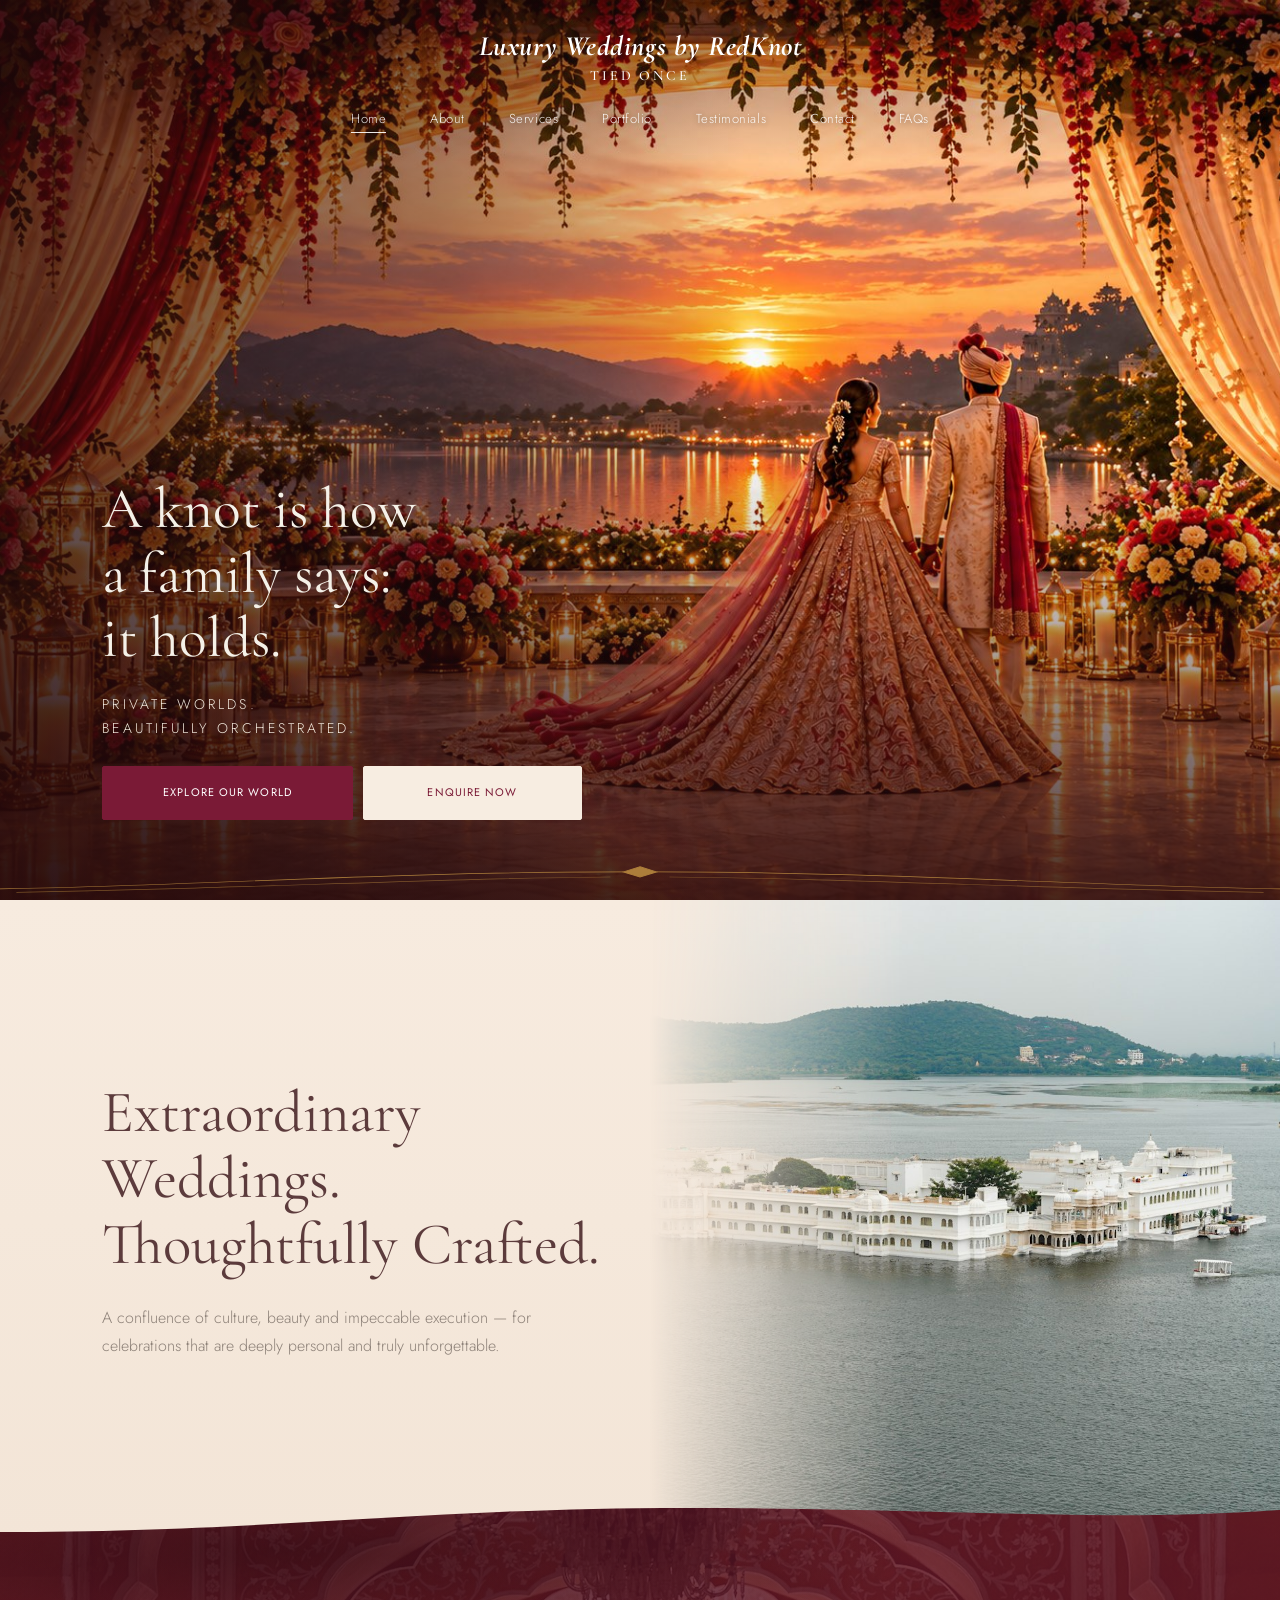
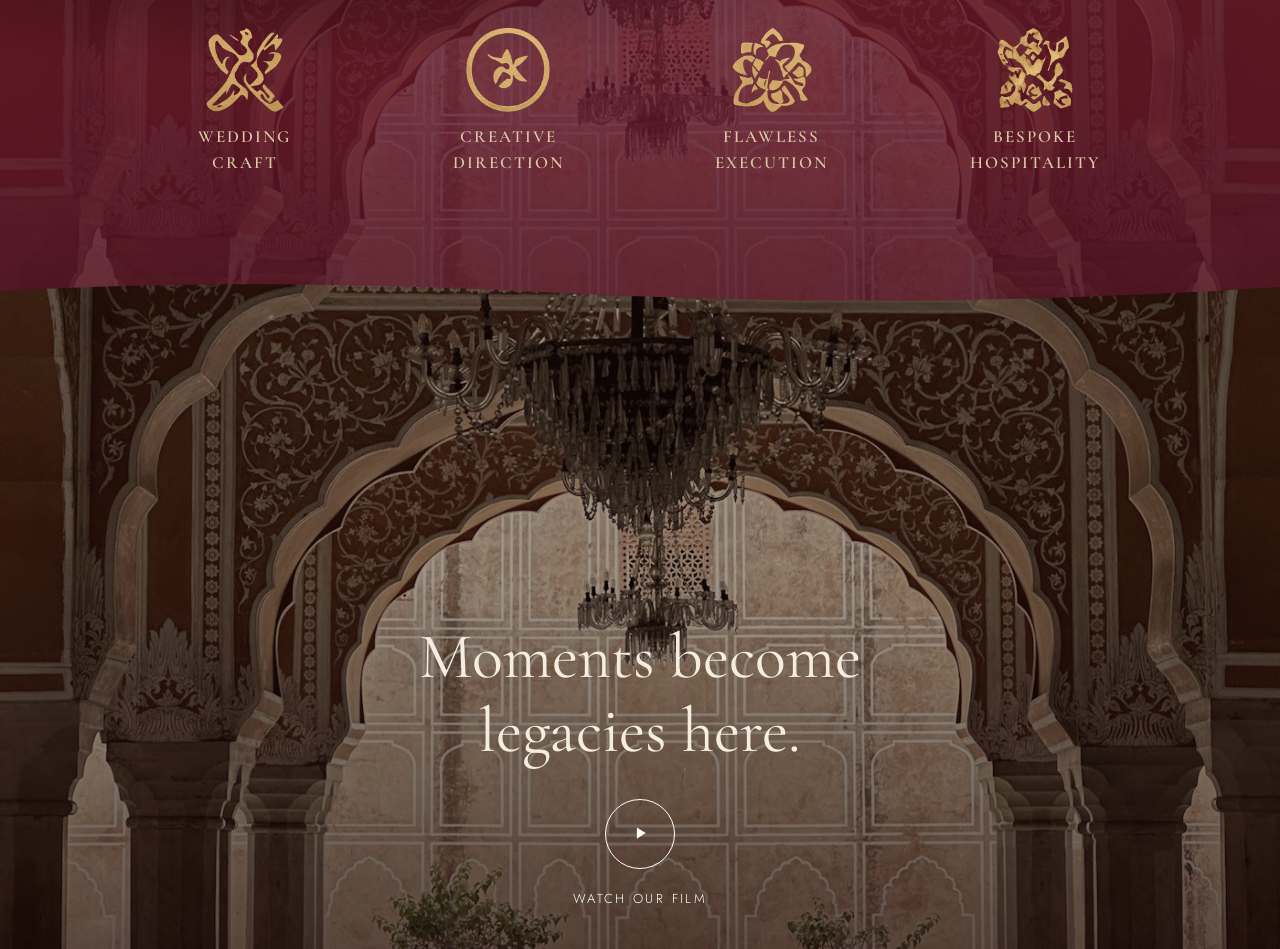
<file: site/index.html>
<!DOCTYPE html>
<html lang="en">
<head>
<meta charset="utf-8">
<meta name="viewport" content="width=device-width, initial-scale=1">
<title>Home | Tied Once by RedKnot</title>
<link rel="preconnect" href="https://fonts.googleapis.com">
<link rel="preconnect" href="https://fonts.gstatic.com" crossorigin>
<link href="https://fonts.googleapis.com/css2?family=Cormorant+Garamond:ital,wght@0,300;0,400;0,500;1,300;1,400&family=Jost:wght@300;400;500&display=swap" rel="stylesheet">
<link rel="stylesheet" href="css/style.css">
</head>
<body class="page-index">
<header class="site-header on-hero">
  <a class="logo" href="index.html"><span class="logo-s">Luxury Weddings by RedKnot</span><span class="logo-t">TIED ONCE</span></a>
  <nav class="nav"><a href="index.html" class="active">Home</a><a href="about.html">About</a><a href="services.html">Services</a><a href="portfolio.html">Portfolio</a><a href="testimonials.html">Testimonials</a><a href="contact.html">Contact</a><a href="faqs.html">FAQs</a></nav>
</header>
<main>

<section class="hero hero-home"><picture><source media="(min-width:900px)" srcset="assets/img/hero-desktop.jpg"><img class="bg" src="assets/img/hero-mobile.jpg" alt=""></picture><div class="shade home-shade"></div>
  <div class="hero-in reveal">
    <h1>A knot is how<br>a family says:<br>it holds.</h1>
    <p class="kicker">PRIVATE WORLDS.<br>BEAUTIFULLY ORCHESTRATED.</p>
    <div class="btns"><a class="btn " href="about.html">EXPLORE OUR WORLD</a><a class="btn light" href="contact.html">ENQUIRE NOW</a></div>
  </div>
  <svg class="orn" viewBox="0 0 390 40" fill="none" stroke="currentColor" stroke-width=".8" preserveAspectRatio="none"><path d="M0 34C60 30 120 14 190 14M390 34C330 30 270 14 200 14"/><path d="M5 38C70 34 130 22 186 20M385 38C320 34 260 22 204 20" opacity=".6"/><path d="M195 8l5 6-5 6-5-6z" fill="currentColor"/></svg>
</section>
<section class="intro">
  <div class="intro-text reveal">
    <h2>Extraordinary<br>Weddings.<br>Thoughtfully Crafted.</h2>
    <p>A confluence of culture, beauty and impeccable execution — for celebrations that are deeply personal and truly unforgettable.</p>
  </div>
  <div class="intro-img"><img src="assets/img/lake.jpg" alt=""></div>
</section>
<section class="pillars">
  <div class="reveal"><img src="assets/img/ic-craft.png" alt=""><span>WEDDING<br>CRAFT</span></div>
  <div class="reveal"><img src="assets/img/ic-creative.png" alt=""><span>CREATIVE<br>DIRECTION</span></div>
  <div class="reveal"><img src="assets/img/ic-flawless.png" alt=""><span>FLAWLESS<br>EXECUTION</span></div>
  <div class="reveal"><img src="assets/img/ic-hospitality.png" alt=""><span>BESPOKE<br>HOSPITALITY</span></div>
</section>
<section class="film"><img class="bg" src="assets/img/courtyard.jpg" alt=""><div class="shade film-shade"></div>
  <div class="film-in reveal"><h2>Moments become<br>legacies here.</h2><button class="play" aria-label="Watch our film"><svg viewBox="0 0 24 24" fill="currentColor"><path d="M9.5 7.5l7 4.5-7 4.5z"/></svg></button><span class="film-l">WATCH OUR FILM</span></div>
</section>

</main>
<script src="js/main.js"></script>
</body>
</html>
</file>
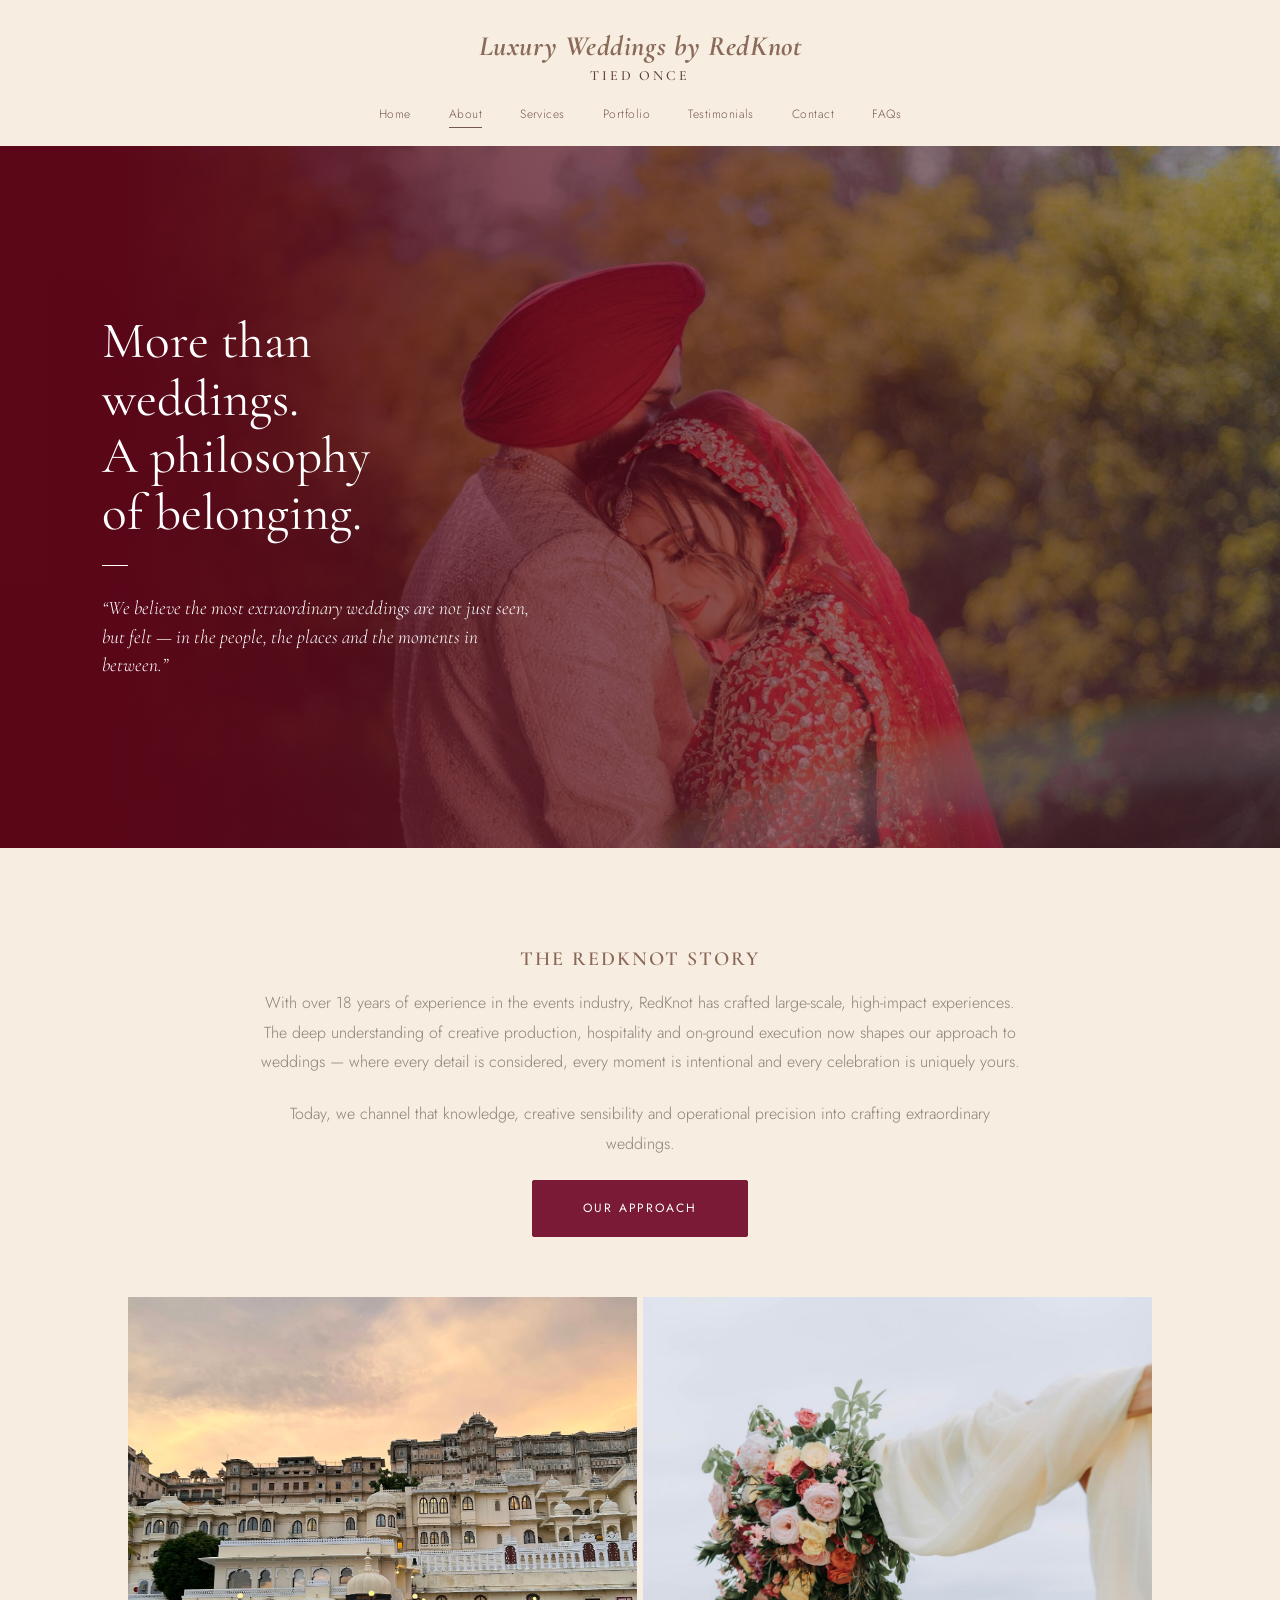
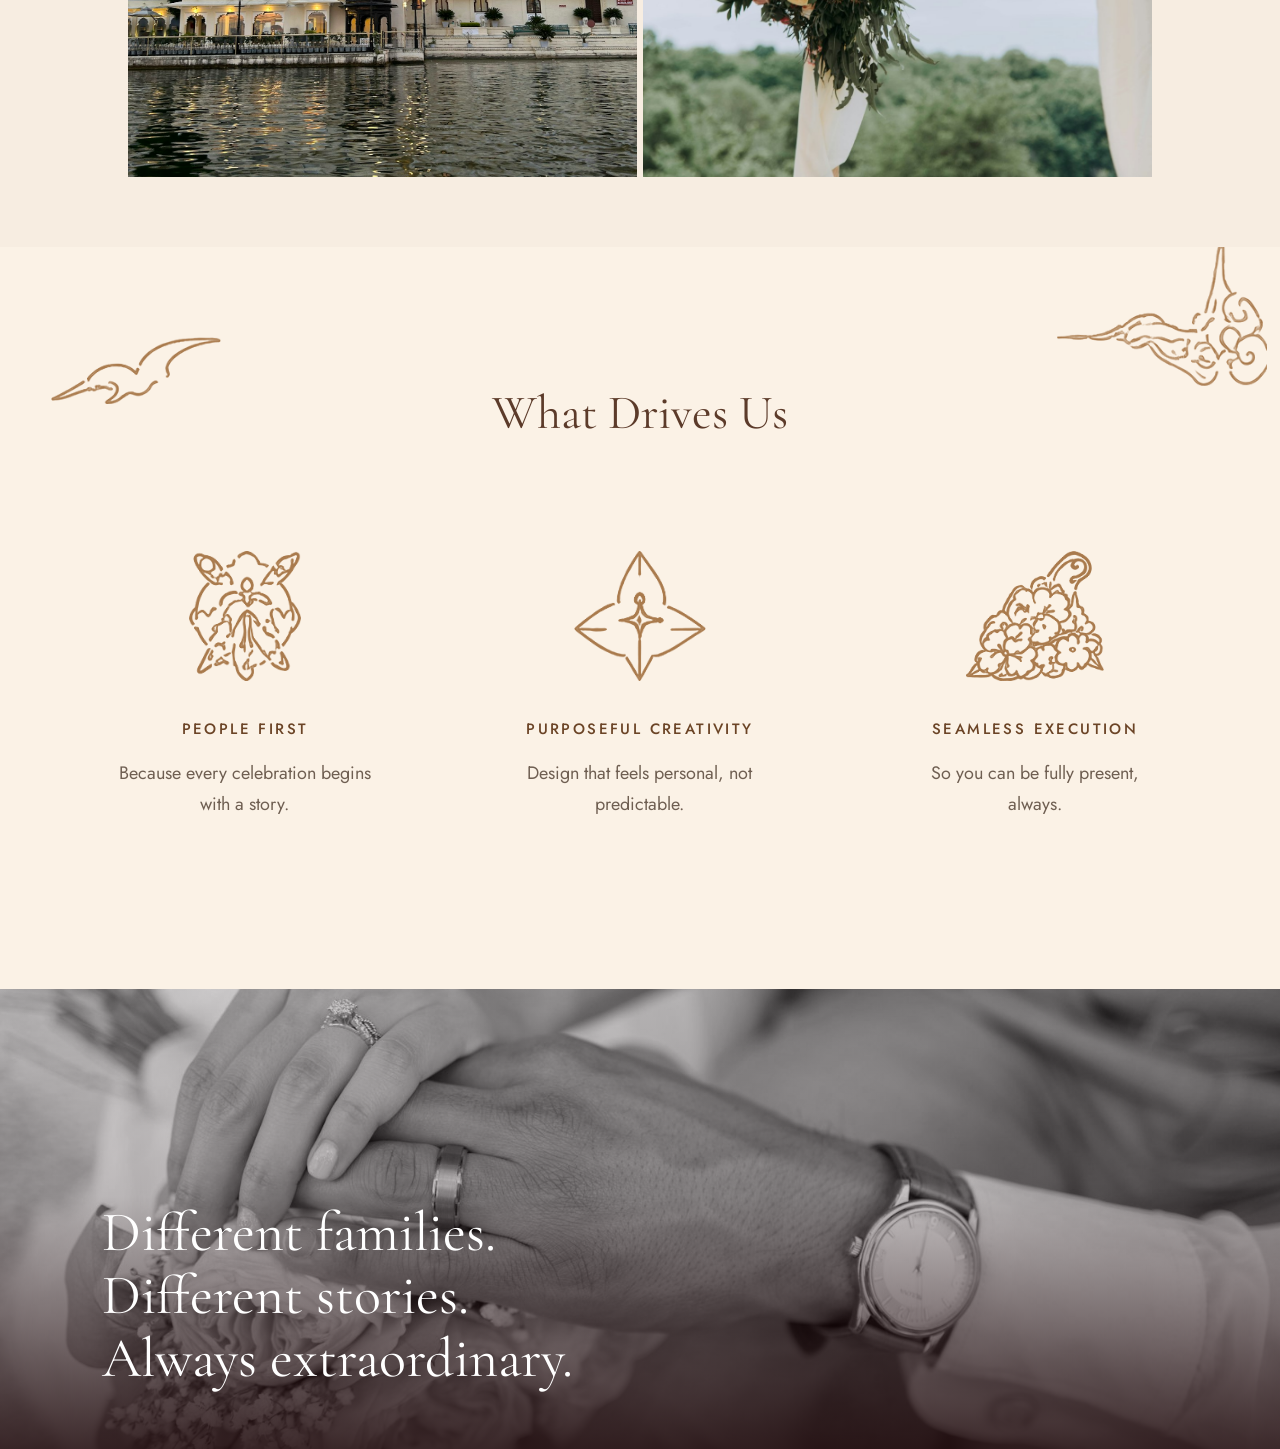
<file: site/about.html>
<!DOCTYPE html>
<html lang="en">
<head>
<meta charset="utf-8">
<meta name="viewport" content="width=device-width, initial-scale=1">
<title>About | Tied Once by RedKnot</title>
<link rel="preconnect" href="https://fonts.googleapis.com">
<link rel="preconnect" href="https://fonts.gstatic.com" crossorigin>
<link href="https://fonts.googleapis.com/css2?family=Cormorant+Garamond:ital,wght@0,300;0,400;0,500;1,300;1,400&family=Jost:wght@300;400;500&display=swap" rel="stylesheet">
<link rel="stylesheet" href="css/style.css">
</head>
<body class="page-about">
<header class="site-header">
  <a class="logo" href="index.html"><span class="logo-s">Luxury Weddings by RedKnot</span><span class="logo-t">TIED ONCE</span></a>
  <nav class="nav"><a href="index.html">Home</a><a href="about.html" class="active">About</a><a href="services.html">Services</a><a href="portfolio.html">Portfolio</a><a href="testimonials.html">Testimonials</a><a href="contact.html">Contact</a><a href="faqs.html">FAQs</a></nav>
</header>
<main>

<section class="hero hero-about"><img class="bg" src="assets/img/redcouple.jpg" alt=""><div class="shade maroon"></div>
  <div class="hero-in reveal"><h1>More than<br>weddings.<br>A philosophy<br>of belonging.</h1><span class="rule"></span>
  <blockquote>“We believe the most extraordinary weddings are not just seen, but felt — in the people, the places and the moments in between.”</blockquote></div>
</section>
<section class="story">
  <div class="story-text reveal"><h3 class="eyebrow">THE REDKNOT STORY</h3>
  <p>With over 18 years of experience in the events industry, RedKnot has crafted large-scale, high-impact experiences. The deep understanding of creative production, hospitality and on-ground execution now shapes our approach to weddings — where every detail is considered, every moment is intentional and every celebration is uniquely yours.</p><p>Today, we channel that knowledge, creative sensibility and operational precision into crafting extraordinary weddings.</p><a class="btn " href="services.html">OUR APPROACH</a></div>
  <div class="story-imgs"><img class="reveal" src="assets/img/cityglow.jpg" alt=""><img class="reveal" src="assets/img/arch.jpg" alt=""></div>
</section>
<section class="drives">
  <img class="bird-s b1" src="assets/img/dr-bird.png" alt="">
  <img class="bird-s b2" src="assets/img/dr-flourish.png" alt="">
  <h2 class="reveal">What Drives Us</h2>
  <div class="drive-list">
    <div class="drive reveal"><img src="assets/img/dr-people.png" alt=""><div><h4>PEOPLE FIRST</h4><p>Because every celebration begins with a story.</p></div></div>
    <div class="drive reveal"><img src="assets/img/dr-star.png" alt=""><div><h4>PURPOSEFUL CREATIVITY</h4><p>Design that feels personal, not predictable.</p></div></div>
    <div class="drive reveal"><img src="assets/img/dr-flowers.png" alt=""><div><h4>SEAMLESS EXECUTION</h4><p>So you can be fully present, always.</p></div></div>
  </div>
</section>
<section class="closer bw"><img class="bg" src="assets/img/hands.jpg" alt=""><div class="shade"></div>
  <h2 class="reveal">Different families.<br>Different stories.<br>Always extraordinary.</h2>
</section>
</main>
<script src="js/main.js"></script>
</body>
</html>
</file>
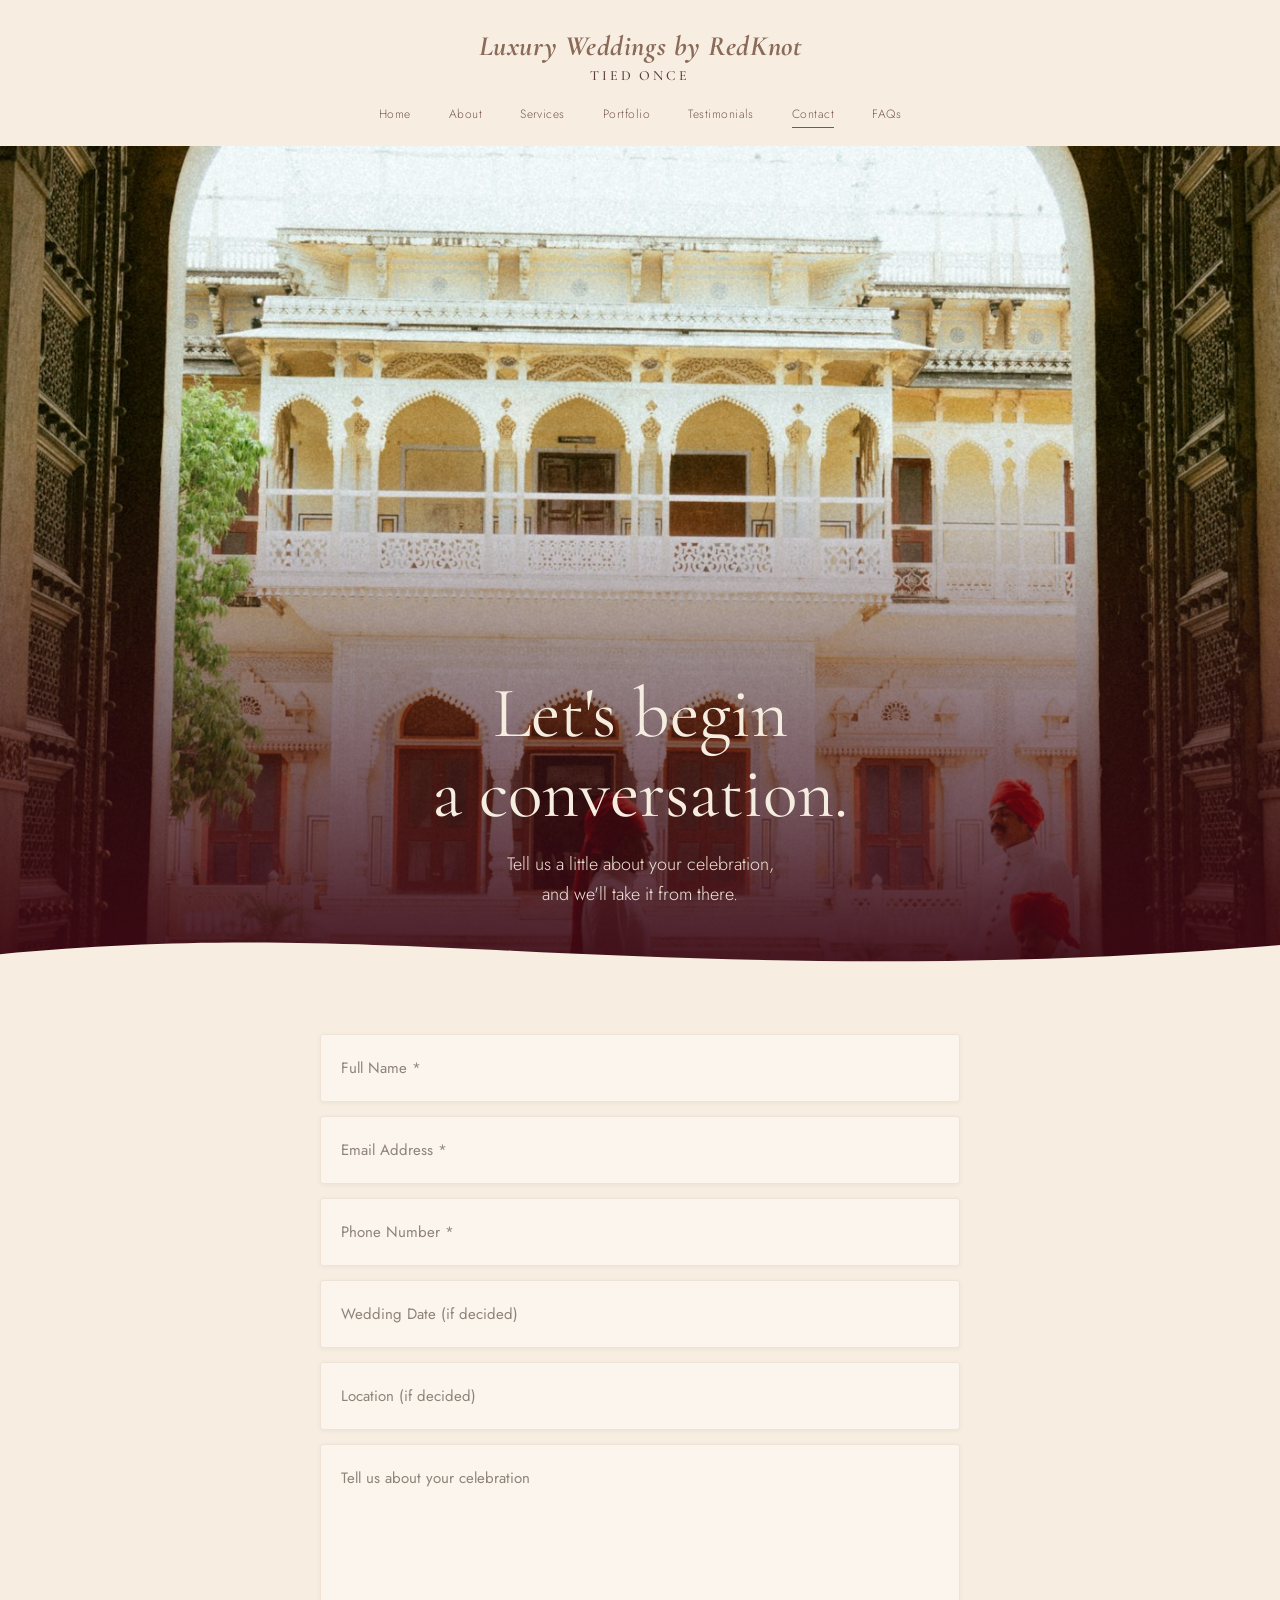
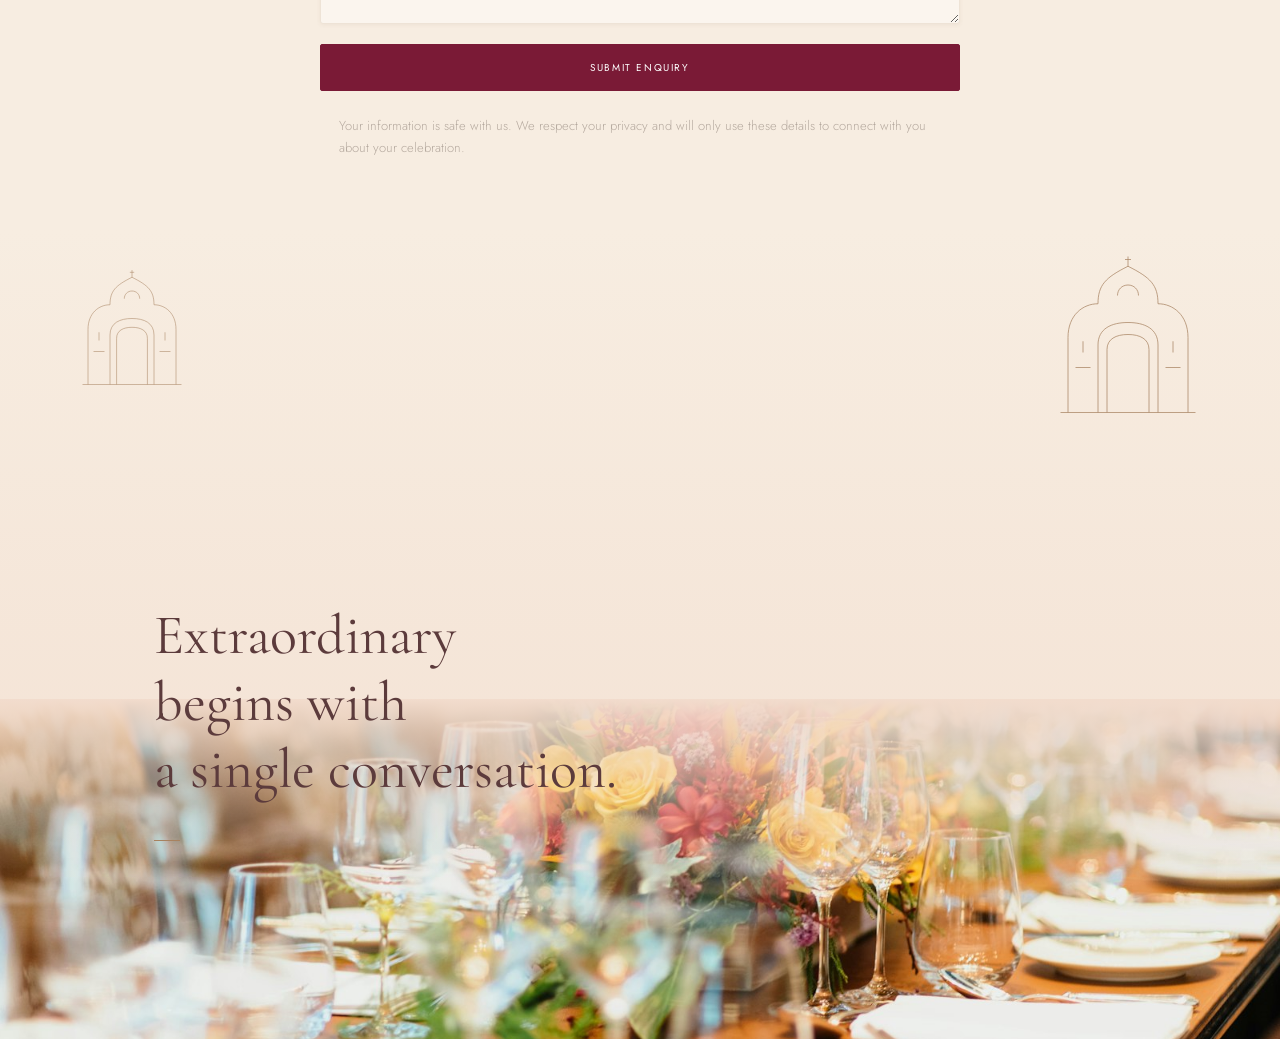
<file: site/contact.html>
<!DOCTYPE html>
<html lang="en">
<head>
<meta charset="utf-8">
<meta name="viewport" content="width=device-width, initial-scale=1">
<title>Contact | Tied Once by RedKnot</title>
<link rel="preconnect" href="https://fonts.googleapis.com">
<link rel="preconnect" href="https://fonts.gstatic.com" crossorigin>
<link href="https://fonts.googleapis.com/css2?family=Cormorant+Garamond:ital,wght@0,300;0,400;0,500;1,300;1,400&family=Jost:wght@300;400;500&display=swap" rel="stylesheet">
<link rel="stylesheet" href="css/style.css">
</head>
<body class="page-contact">
<header class="site-header">
  <a class="logo" href="index.html"><span class="logo-s">Luxury Weddings by RedKnot</span><span class="logo-t">TIED ONCE</span></a>
  <nav class="nav"><a href="index.html">Home</a><a href="about.html">About</a><a href="services.html">Services</a><a href="portfolio.html">Portfolio</a><a href="testimonials.html">Testimonials</a><a href="contact.html" class="active">Contact</a><a href="faqs.html">FAQs</a></nav>
</header>
<main>

<section class="hero hero-contact"><img class="bg" src="assets/img/archcouple.jpg" alt=""><div class="shade"></div>
  <div class="hero-in reveal"><h1>Let's begin<br>a conversation.</h1><p>Tell us a little about your celebration,<br>and we'll take it from there.</p></div>
</section>
<section class="form-wrap">
  <form class="enq" id="enq" novalidate>
    <input type="text" name="name" placeholder="Full Name *" required>
    <input type="email" name="email" placeholder="Email Address *" required>
    <input type="tel" name="phone" placeholder="Phone Number *" required>
    <input type="text" name="date" placeholder="Wedding Date (if decided)">
    <input type="text" name="location" placeholder="Location (if decided)">
    <textarea name="message" placeholder="Tell us about your celebration"></textarea>
    <button type="submit" class="btn wide">SUBMIT ENQUIRY</button>
    <p class="note">Your information is safe with us. We respect your privacy and will only use these details to connect with you about your celebration.</p>
    <p class="thanks" hidden>Thank you — we will be in touch shortly.</p>
  </form>
</section>
<section class="contact-end"><svg class="sketch sk-c1" viewBox="0 0 200 220" fill="none" stroke="currentColor" stroke-width="1" aria-hidden="true">
<path d="M20 210V110M180 210V110M20 110c0-30 20-45 40-45M180 110c0-30-20-45-40-45M60 65c0-25 10-35 40-50 30 15 40 25 40 50M100 15V2M96 6h8M60 210V120c0-22 18-30 40-30s40 8 40 30v90M72 210V126c0-14 12-20 28-20s28 6 28 20v84M10 210h180M30 150h20M150 150h20M40 130v-15M160 130v-15M100 40c-8 0-14 6-14 14M100 40c8 0 14 6 14 14"/></svg><svg class="sketch sk-c2" viewBox="0 0 200 220" fill="none" stroke="currentColor" stroke-width="1" aria-hidden="true">
<path d="M20 210V110M180 210V110M20 110c0-30 20-45 40-45M180 110c0-30-20-45-40-45M60 65c0-25 10-35 40-50 30 15 40 25 40 50M100 15V2M96 6h8M60 210V120c0-22 18-30 40-30s40 8 40 30v90M72 210V126c0-14 12-20 28-20s28 6 28 20v84M10 210h180M30 150h20M150 150h20M40 130v-15M160 130v-15M100 40c-8 0-14 6-14 14M100 40c8 0 14 6 14 14"/></svg><h2 class="reveal">Extraordinary<br>begins with<br>a single conversation.</h2><span class="rule"></span><div class="ce-img"><img src="assets/img/flowers.jpg" alt=""><div class="fade"></div></div></section>
</main>
<script src="js/main.js"></script>
</body>
</html>
</file>
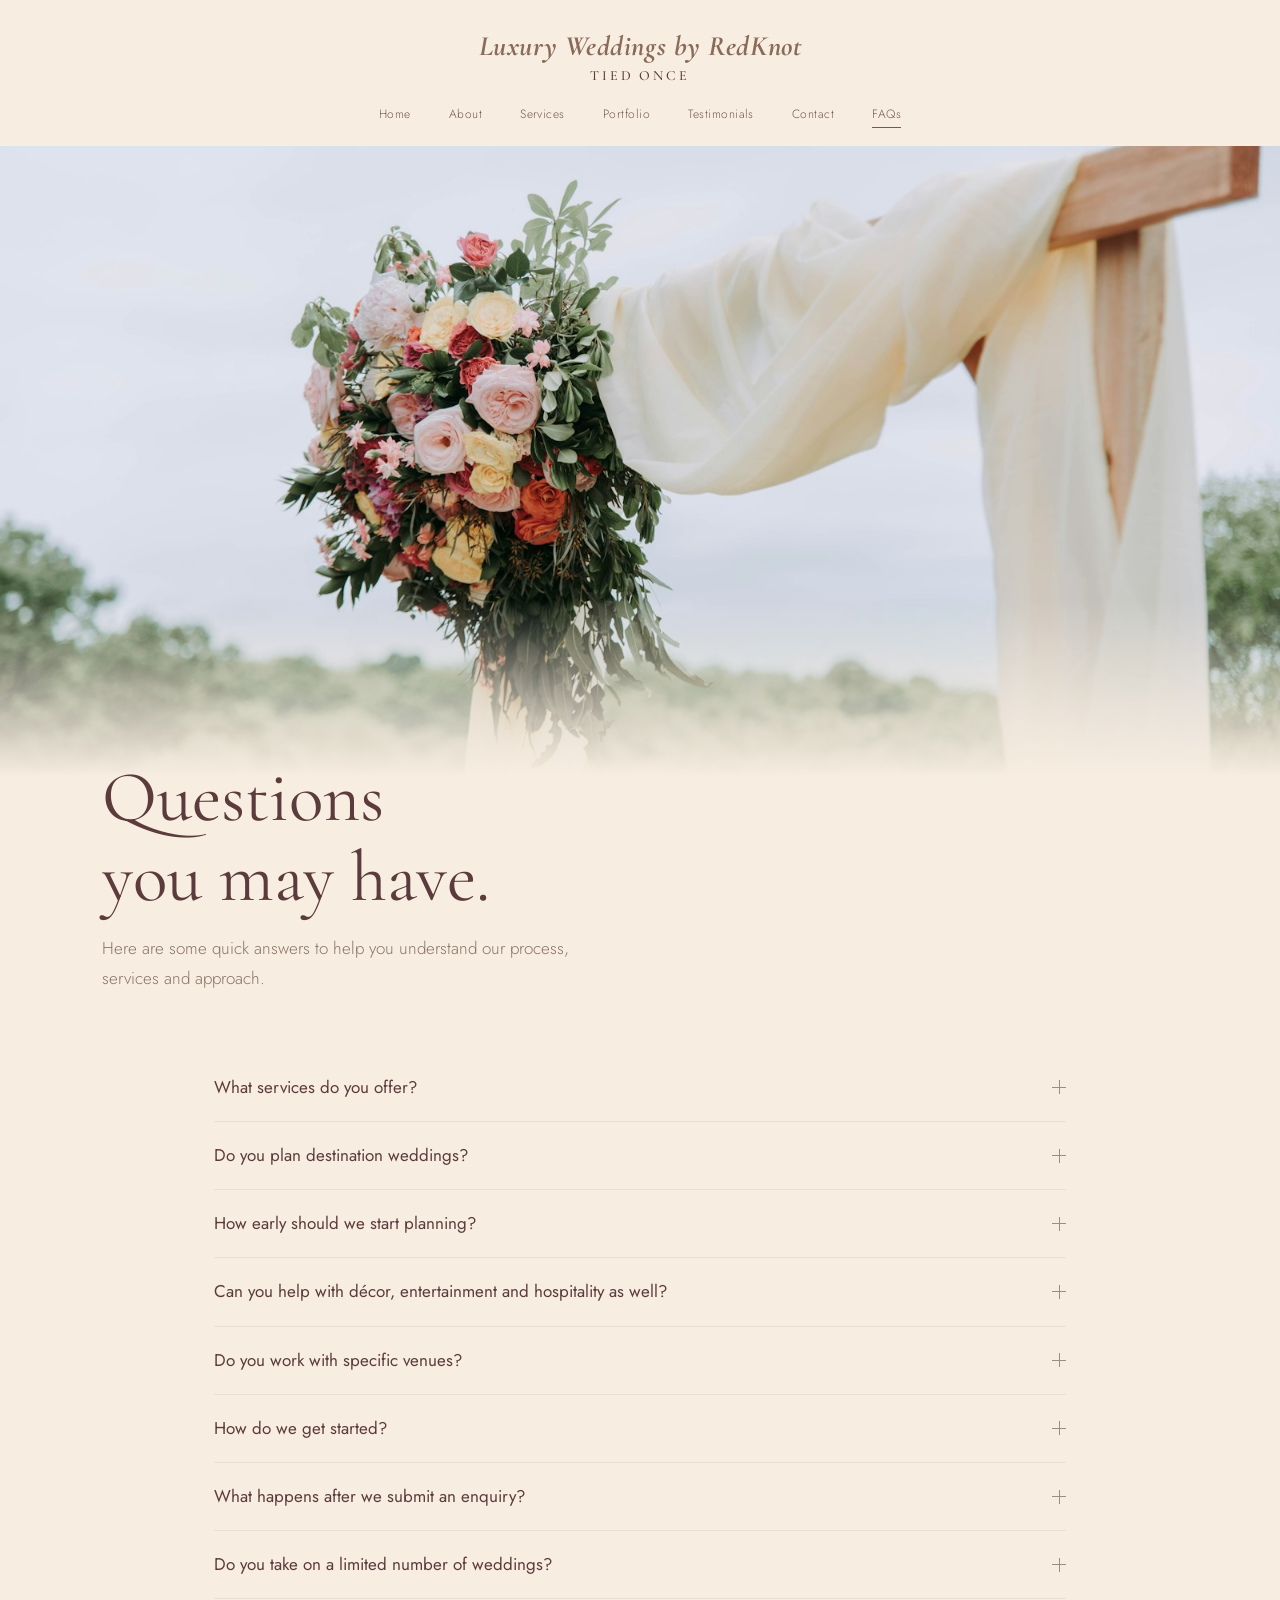
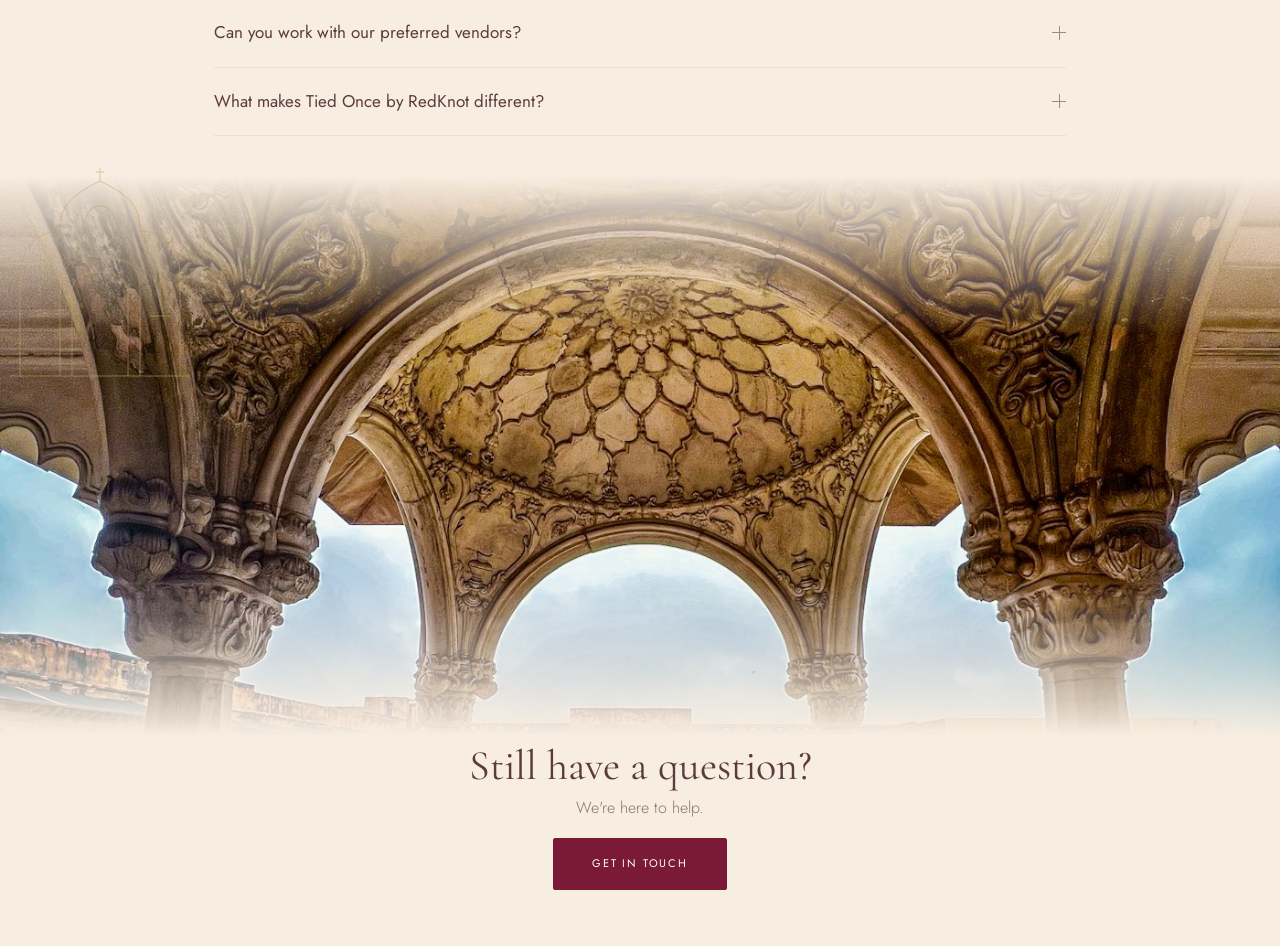
<file: site/faqs.html>
<!DOCTYPE html>
<html lang="en">
<head>
<meta charset="utf-8">
<meta name="viewport" content="width=device-width, initial-scale=1">
<title>FAQs | Tied Once by RedKnot</title>
<link rel="preconnect" href="https://fonts.googleapis.com">
<link rel="preconnect" href="https://fonts.gstatic.com" crossorigin>
<link href="https://fonts.googleapis.com/css2?family=Cormorant+Garamond:ital,wght@0,300;0,400;0,500;1,300;1,400&family=Jost:wght@300;400;500&display=swap" rel="stylesheet">
<link rel="stylesheet" href="css/style.css">
</head>
<body class="page-faqs">
<header class="site-header">
  <a class="logo" href="index.html"><span class="logo-s">Luxury Weddings by RedKnot</span><span class="logo-t">TIED ONCE</span></a>
  <nav class="nav"><a href="index.html">Home</a><a href="about.html">About</a><a href="services.html">Services</a><a href="portfolio.html">Portfolio</a><a href="testimonials.html">Testimonials</a><a href="contact.html">Contact</a><a href="faqs.html" class="active">FAQs</a></nav>
</header>
<main>

<section class="faq-hero"><div class="faq-img"><img src="assets/img/arch.jpg" alt=""><div class="fade b"></div></div>
  <div class="faq-head reveal"><h1>Questions<br>you may have.</h1><p>Here are some quick answers to help you understand our process, services and approach.</p></div>
</section>
<section class="faq-list">
<details class="faq reveal"><summary>What services do you offer?<i></i></summary><p>We offer creative direction, planning and production, design and décor, destination management, hospitality and guest experience, and entertainment and celebrity management.</p></details>
<details class="faq reveal"><summary>Do you plan destination weddings?<i></i></summary><p>Yes. Our destination management service covers logistics, travel and on-ground coordination.</p></details>
<details class="faq reveal"><summary>How early should we start planning?<i></i></summary><p>The earlier the better. Reach out as soon as you have an idea of your celebration, and we will guide you from there.</p></details>
<details class="faq reveal"><summary>Can you help with décor, entertainment and hospitality as well?<i></i></summary><p>Yes. Design and décor, entertainment and guest hospitality are part of our services.</p></details>
<details class="faq reveal"><summary>Do you work with specific venues?<i></i></summary><p>We work with venues that suit your story and vision, in India and beyond.</p></details>
<details class="faq reveal"><summary>How do we get started?<i></i></summary><p>Share a little about your celebration through our enquiry form and we will take it from there.</p></details>
<details class="faq reveal"><summary>What happens after we submit an enquiry?<i></i></summary><p>Our team will connect with you to understand your celebration and discuss next steps.</p></details>
<details class="faq reveal"><summary>Do you take on a limited number of weddings?<i></i></summary><p>Please get in touch with us to discuss availability for your dates.</p></details>
<details class="faq reveal"><summary>Can you work with our preferred vendors?<i></i></summary><p>Please share your preferences with us and we will discuss how best to bring them together.</p></details>
<details class="faq reveal"><summary>What makes Tied Once by RedKnot different?<i></i></summary><p>With over 38 years of experience in the events industry, RedKnot brings creative, production, hospitality and on-ground execution together for every celebration.</p></details>
</section>
<section class="faq-end"><svg class="sketch sk-f1" viewBox="0 0 200 220" fill="none" stroke="currentColor" stroke-width="1" aria-hidden="true">
<path d="M20 210V110M180 210V110M20 110c0-30 20-45 40-45M180 110c0-30-20-45-40-45M60 65c0-25 10-35 40-50 30 15 40 25 40 50M100 15V2M96 6h8M60 210V120c0-22 18-30 40-30s40 8 40 30v90M72 210V126c0-14 12-20 28-20s28 6 28 20v84M10 210h180M30 150h20M150 150h20M40 130v-15M160 130v-15M100 40c-8 0-14 6-14 14M100 40c8 0 14 6 14 14"/></svg><div class="fe-img"><img src="assets/img/pavilion.jpg" alt=""><div class="fade"></div></div>
  <div class="fe-t reveal"><h2>Still have a question?</h2><p>We're here to help.</p><a class="btn " href="contact.html">GET IN TOUCH</a></div></section>
</main>
<script src="js/main.js"></script>
</body>
</html>
</file>
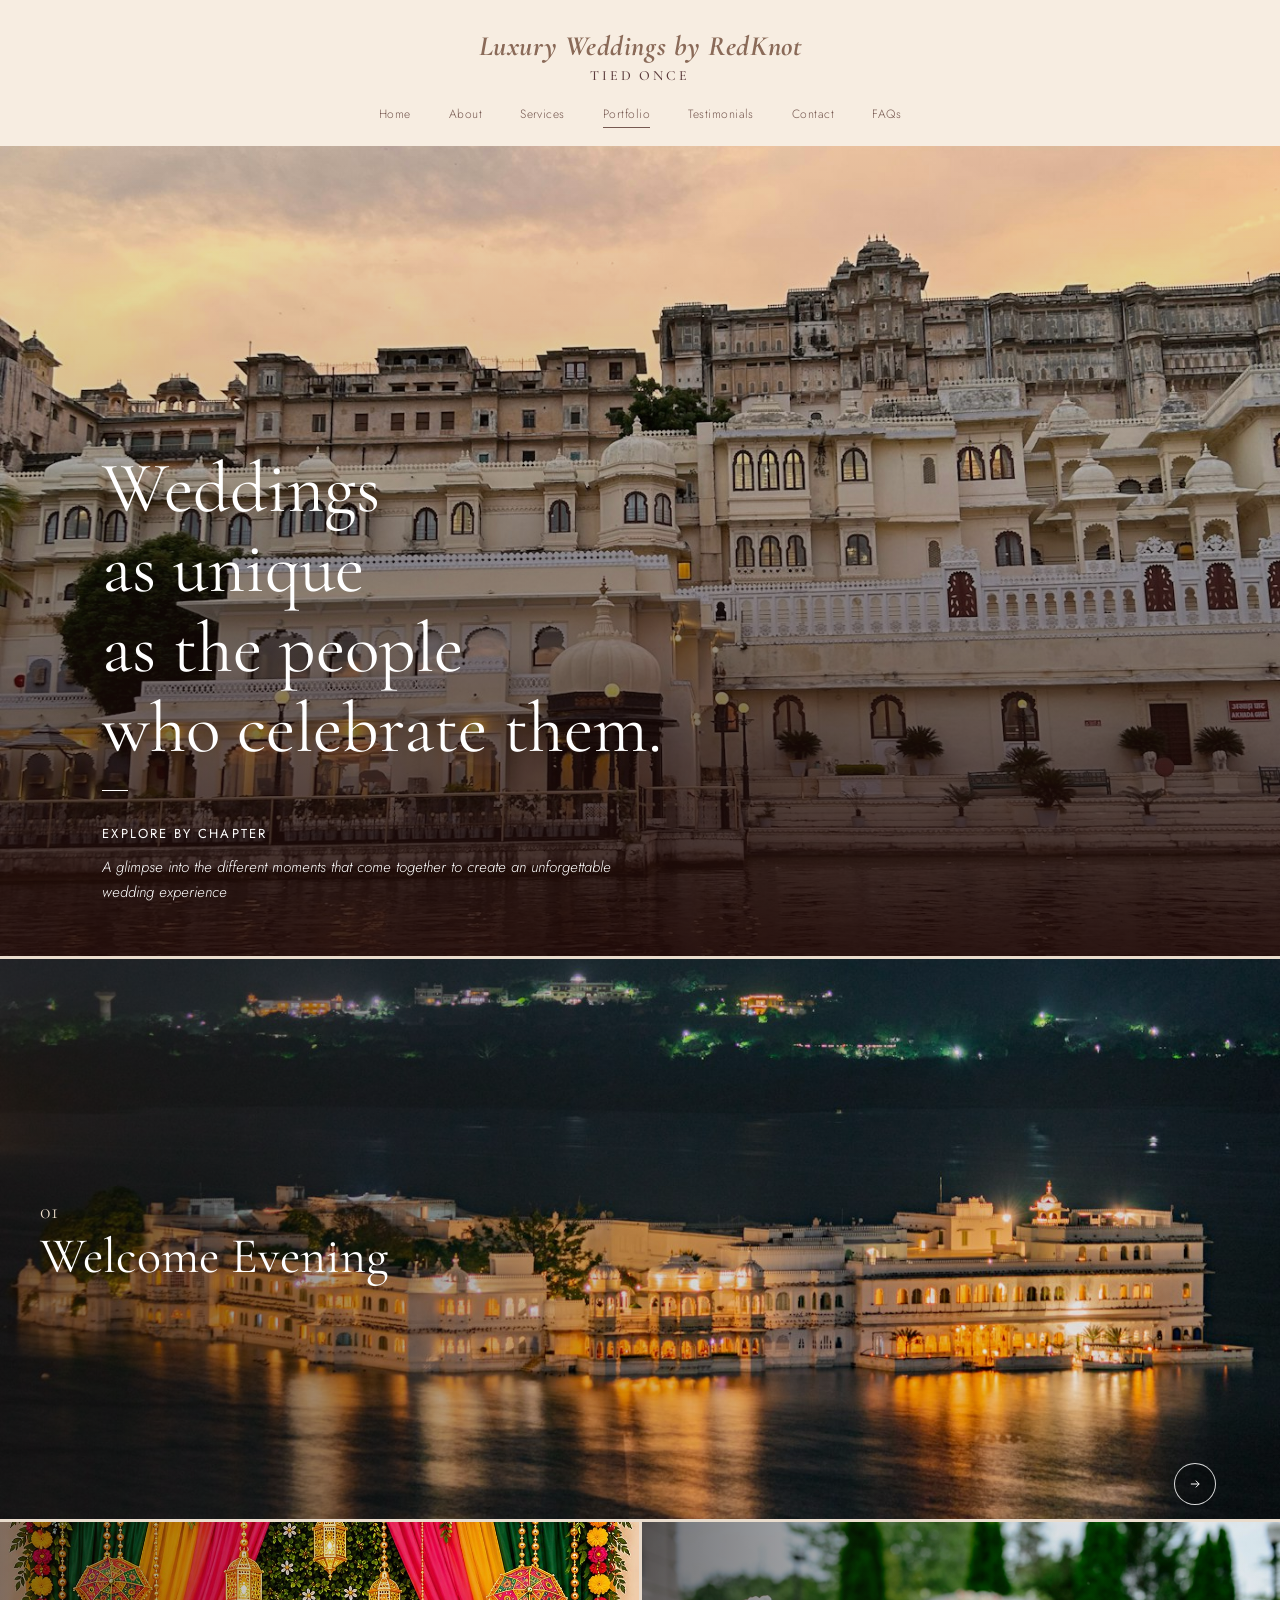
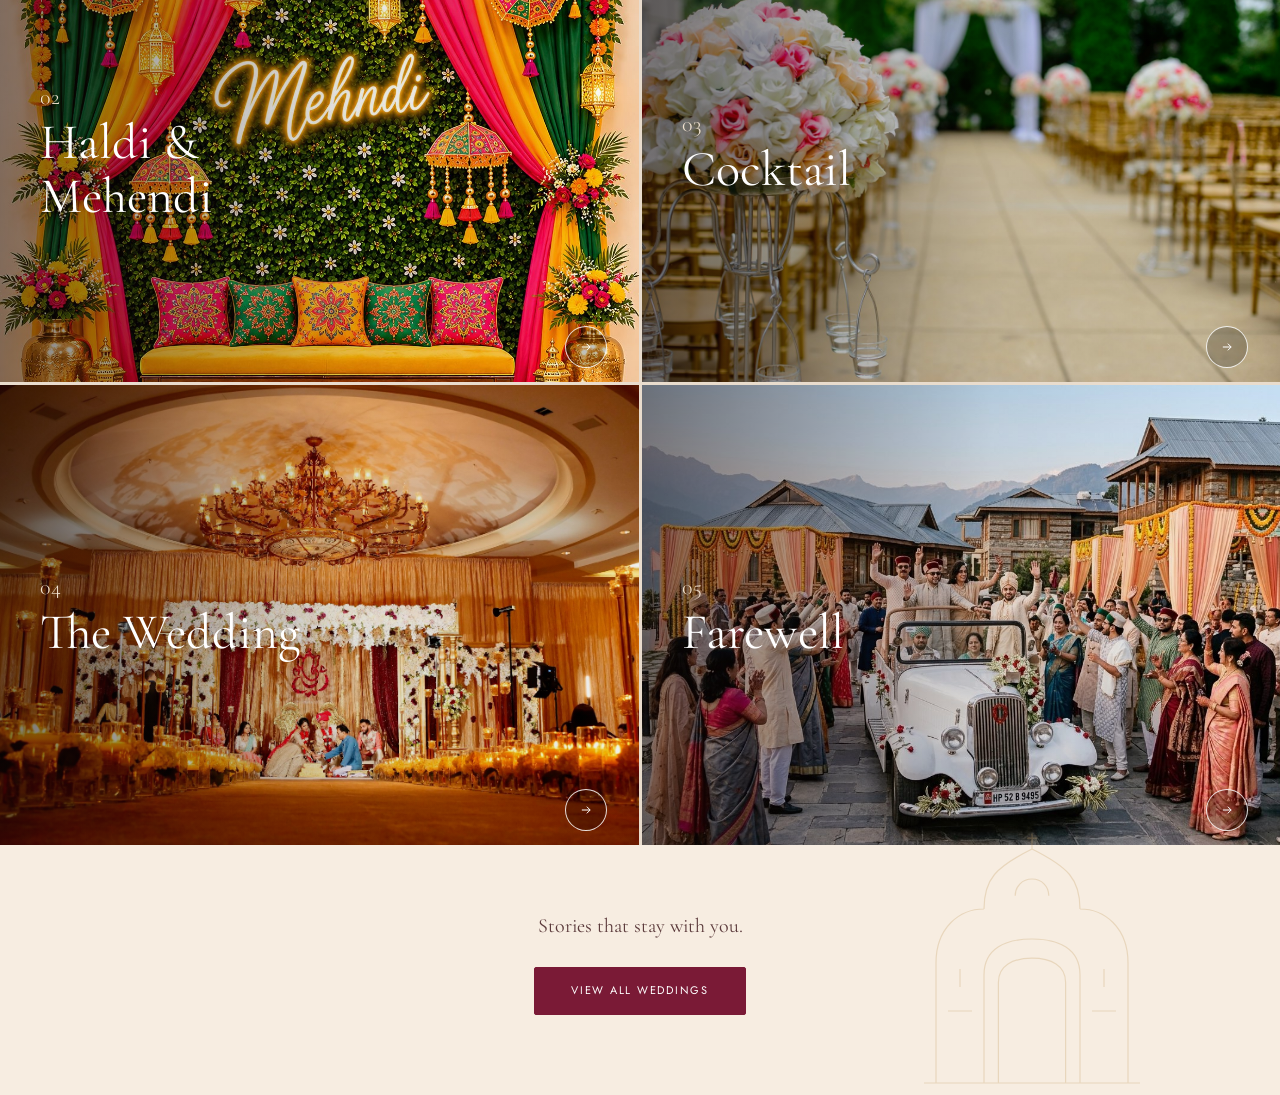
<file: site/portfolio.html>
<!DOCTYPE html>
<html lang="en">
<head>
<meta charset="utf-8">
<meta name="viewport" content="width=device-width, initial-scale=1">
<title>Portfolio | Tied Once by RedKnot</title>
<link rel="preconnect" href="https://fonts.googleapis.com">
<link rel="preconnect" href="https://fonts.gstatic.com" crossorigin>
<link href="https://fonts.googleapis.com/css2?family=Cormorant+Garamond:ital,wght@0,300;0,400;0,500;1,300;1,400&family=Jost:wght@300;400;500&display=swap" rel="stylesheet">
<link rel="stylesheet" href="css/style.css">
</head>
<body class="page-portfolio">
<header class="site-header">
  <a class="logo" href="index.html"><span class="logo-s">Luxury Weddings by RedKnot</span><span class="logo-t">TIED ONCE</span></a>
  <nav class="nav"><a href="index.html">Home</a><a href="about.html">About</a><a href="services.html">Services</a><a href="portfolio.html" class="active">Portfolio</a><a href="testimonials.html">Testimonials</a><a href="contact.html">Contact</a><a href="faqs.html">FAQs</a></nav>
</header>
<main>

<section class="hero hero-port"><img class="bg" src="assets/img/cityglow.jpg" alt=""><div class="shade"></div>
  <div class="hero-in reveal"><h1>Weddings<br>as unique<br>as the people<br>who celebrate them.</h1><span class="rule"></span></div>
  <div class="explore reveal"><p class="kicker sm">EXPLORE BY CHAPTER</p><p class="sub">A glimpse into the different moments that come together to create an unforgettable wedding experience</p></div>
</section>
<section class="chapters">
<a class="chapter reveal" href="contact.html"><img src="assets/img/nightpalace.jpg" alt=""><div class="shade"></div><div class="ch-t"><span>01</span><h3>Welcome Evening</h3></div><span class="arrow"><svg viewBox="0 0 24 24" fill="none" stroke="currentColor" stroke-width="1.2"><path d="M7 12h10M13 8l4 4-4 4"/></svg></span></a>
<a class="chapter reveal" href="contact.html"><img src="assets/img/mehndi.jpg" alt=""><div class="shade"></div><div class="ch-t"><span>02</span><h3>Haldi & Mehendi</h3></div><span class="arrow"><svg viewBox="0 0 24 24" fill="none" stroke="currentColor" stroke-width="1.2"><path d="M7 12h10M13 8l4 4-4 4"/></svg></span></a>
<a class="chapter reveal" href="contact.html"><img src="assets/img/aisle.jpg" alt=""><div class="shade"></div><div class="ch-t"><span>03</span><h3>Cocktail</h3></div><span class="arrow"><svg viewBox="0 0 24 24" fill="none" stroke="currentColor" stroke-width="1.2"><path d="M7 12h10M13 8l4 4-4 4"/></svg></span></a>
<a class="chapter reveal" href="contact.html"><img src="assets/img/mandap.jpg" alt=""><div class="shade"></div><div class="ch-t"><span>04</span><h3>The Wedding</h3></div><span class="arrow"><svg viewBox="0 0 24 24" fill="none" stroke="currentColor" stroke-width="1.2"><path d="M7 12h10M13 8l4 4-4 4"/></svg></span></a>
<a class="chapter reveal" href="contact.html"><img src="assets/img/farewell.jpg" alt=""><div class="shade"></div><div class="ch-t"><span>05</span><h3>Farewell</h3></div><span class="arrow"><svg viewBox="0 0 24 24" fill="none" stroke="currentColor" stroke-width="1.2"><path d="M7 12h10M13 8l4 4-4 4"/></svg></span></a>
</section>
<section class="cta-block sm"><svg class="sketch sk-cta" viewBox="0 0 200 220" fill="none" stroke="currentColor" stroke-width="1" aria-hidden="true">
<path d="M20 210V110M180 210V110M20 110c0-30 20-45 40-45M180 110c0-30-20-45-40-45M60 65c0-25 10-35 40-50 30 15 40 25 40 50M100 15V2M96 6h8M60 210V120c0-22 18-30 40-30s40 8 40 30v90M72 210V126c0-14 12-20 28-20s28 6 28 20v84M10 210h180M30 150h20M150 150h20M40 130v-15M160 130v-15M100 40c-8 0-14 6-14 14M100 40c8 0 14 6 14 14"/></svg><h2 class="reveal">Stories that stay with you.</h2><a class="btn " href="contact.html">VIEW ALL WEDDINGS</a></section>
</main>
<script src="js/main.js"></script>
</body>
</html>
</file>
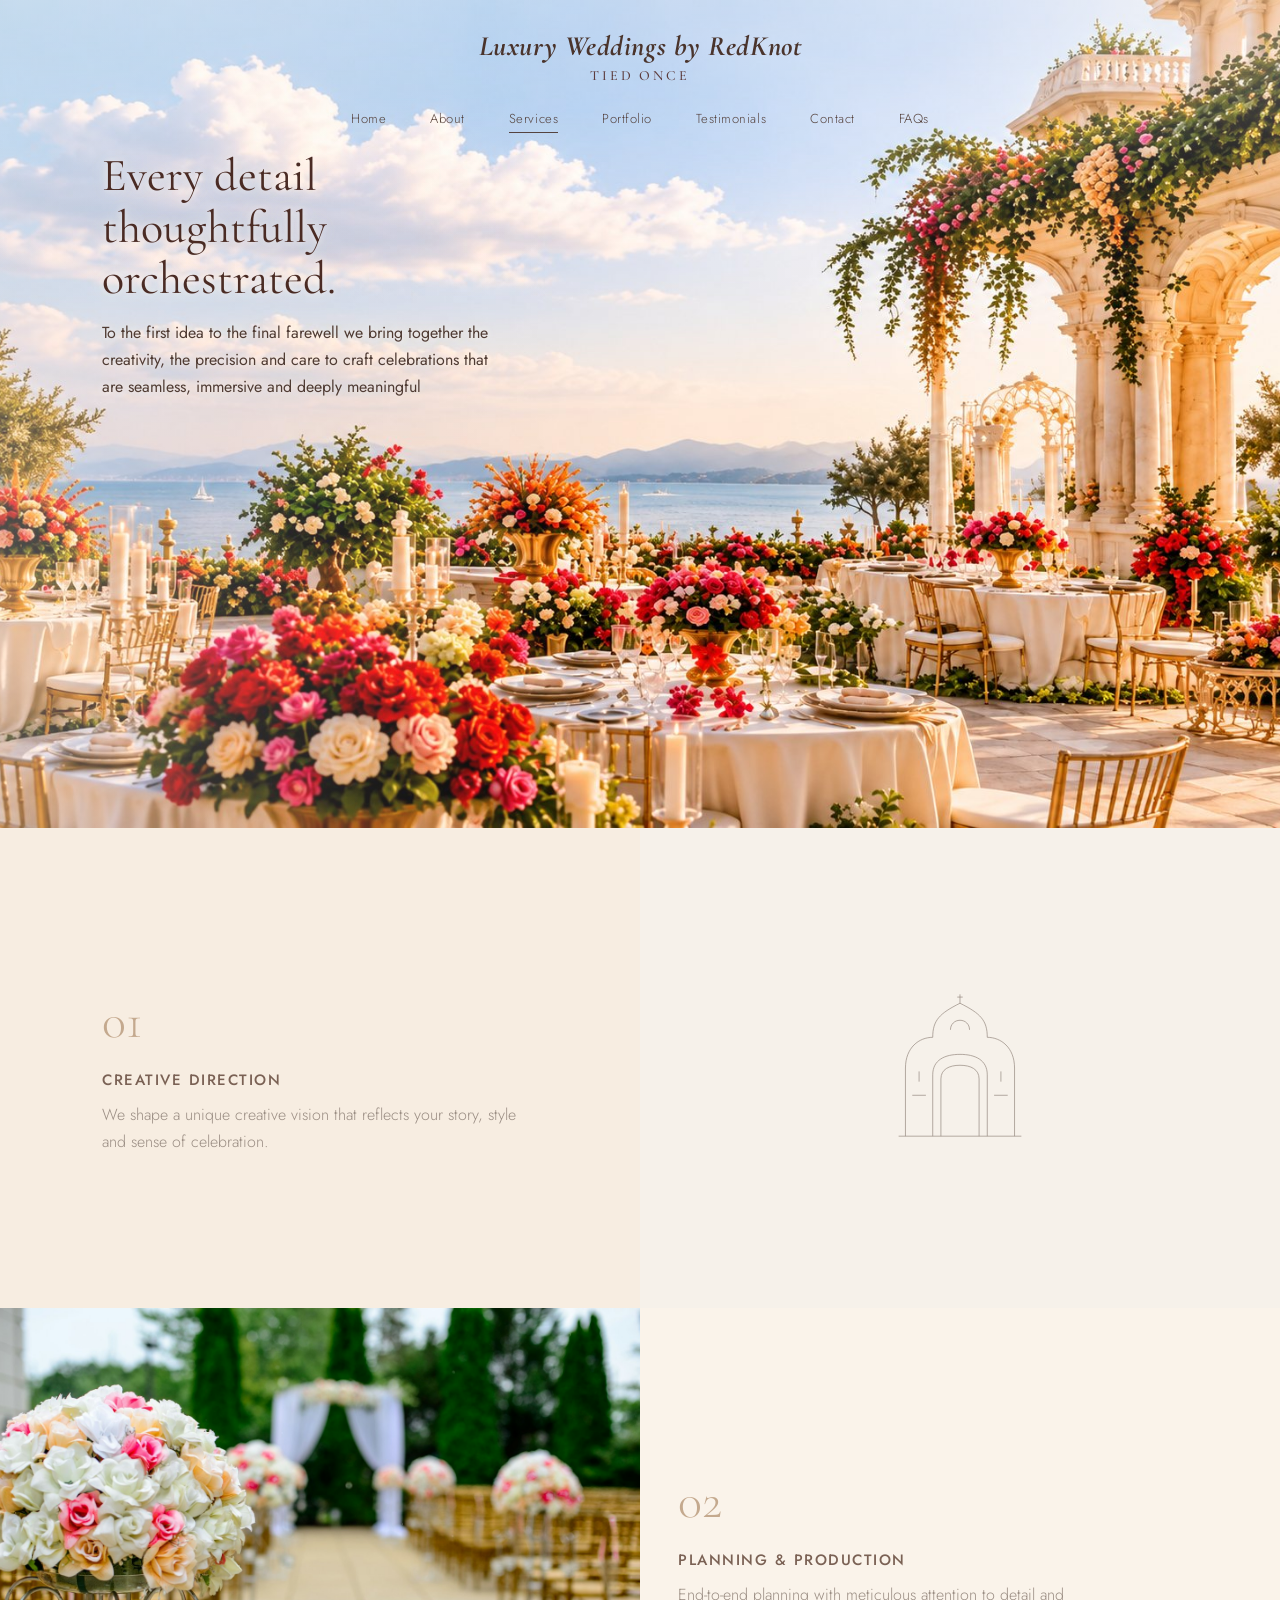
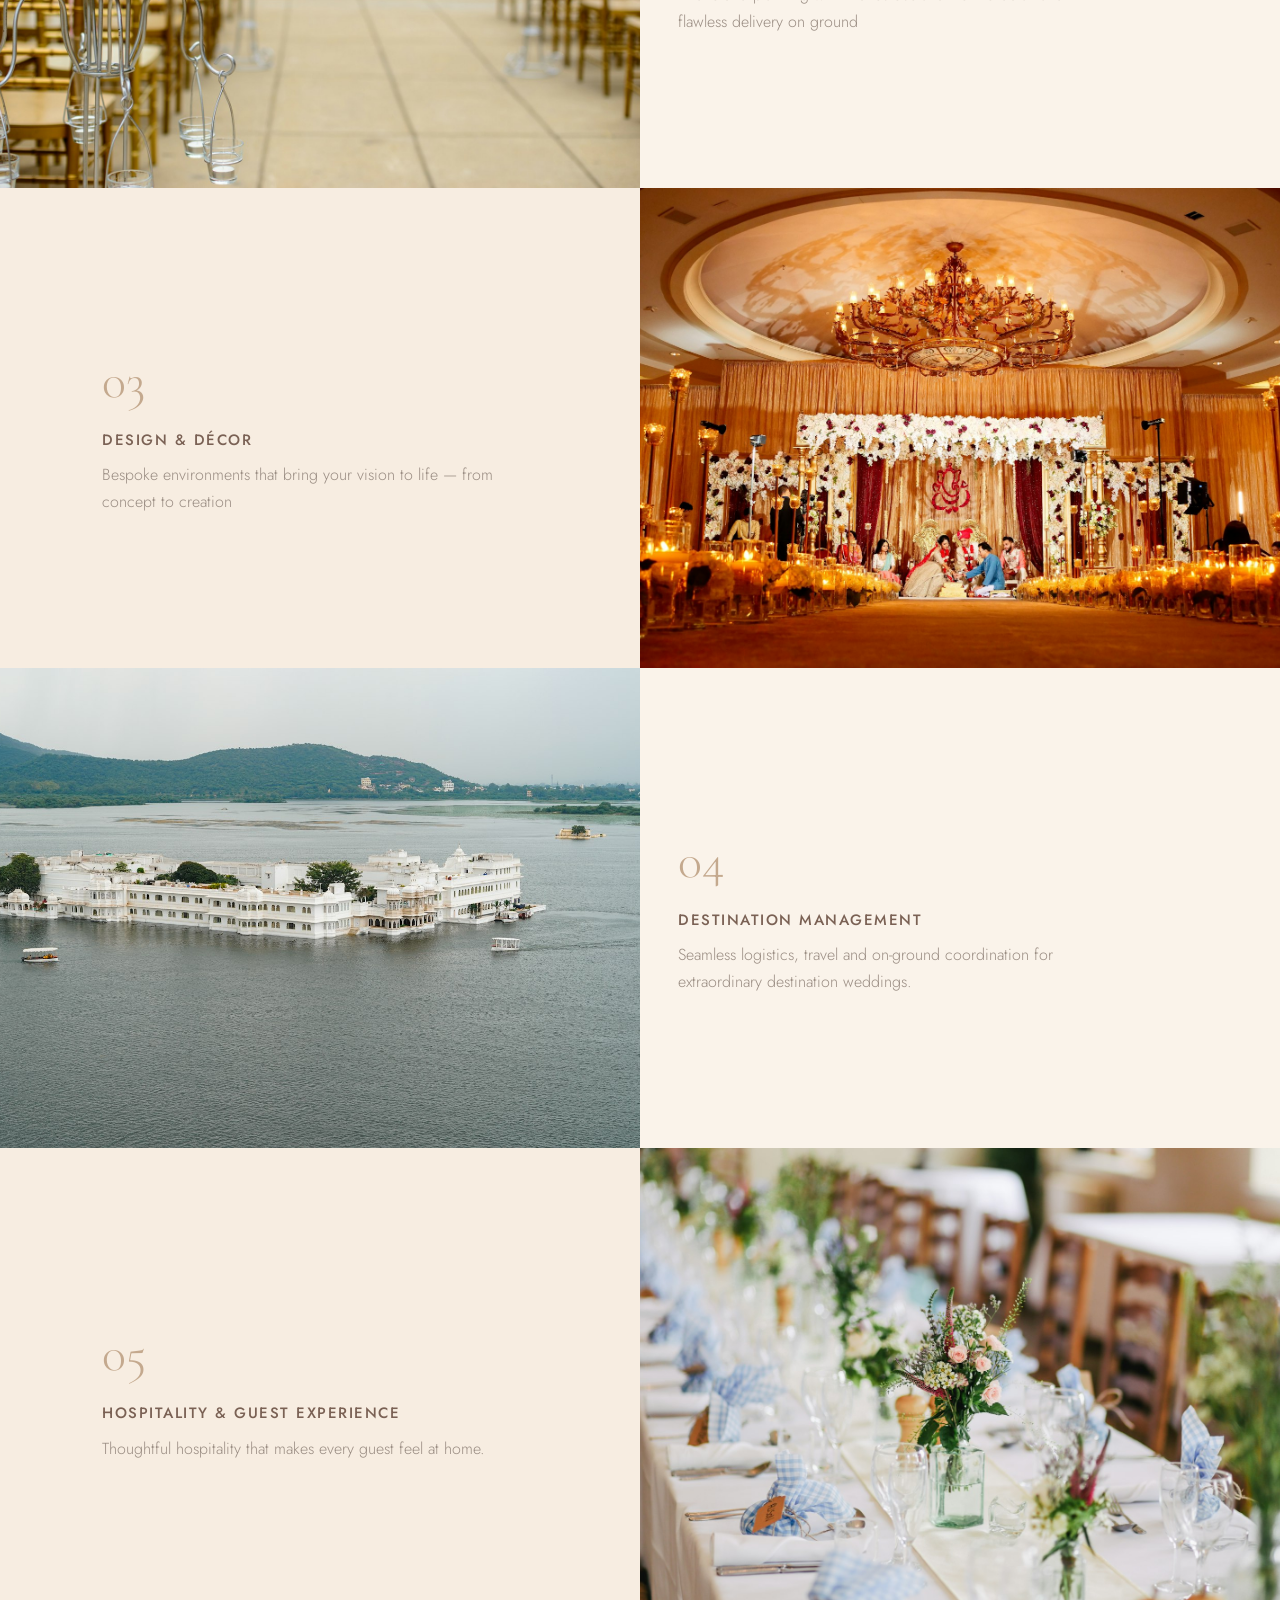
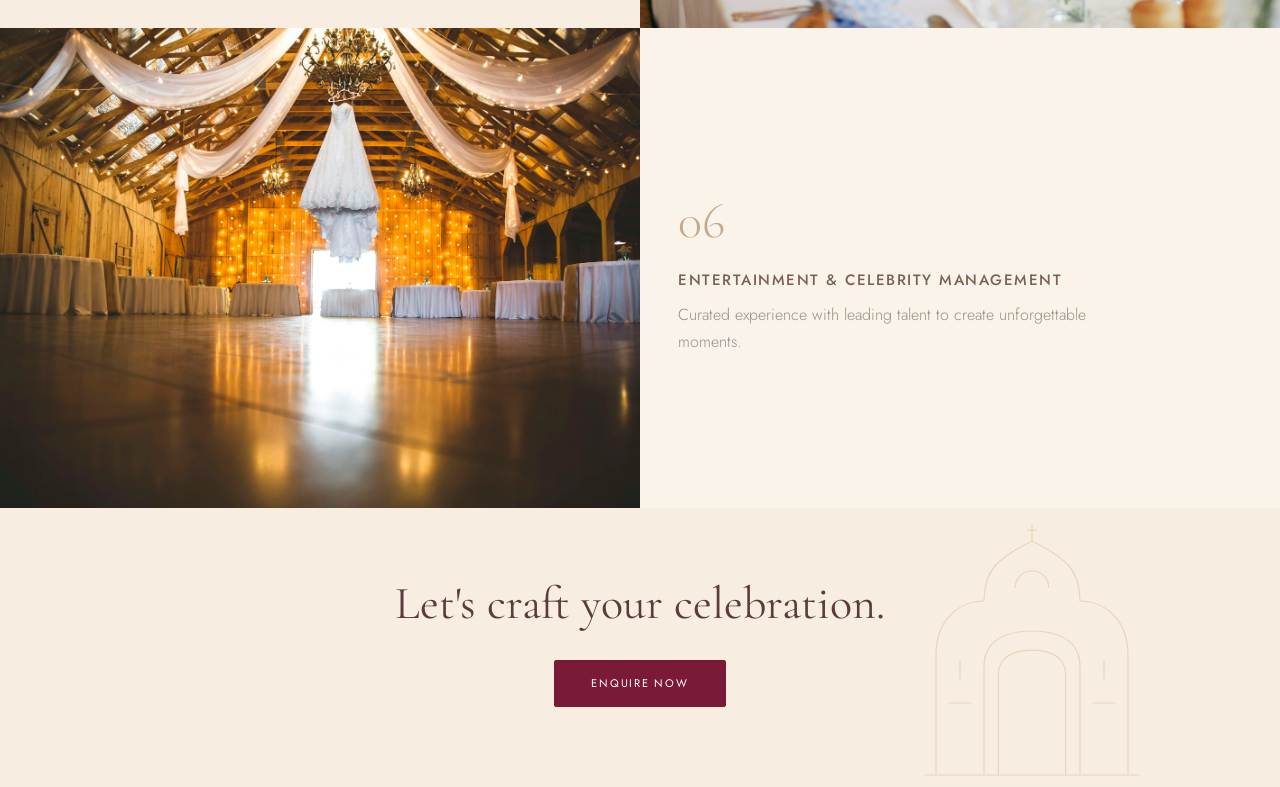
<file: site/services.html>
<!DOCTYPE html>
<html lang="en">
<head>
<meta charset="utf-8">
<meta name="viewport" content="width=device-width, initial-scale=1">
<title>Services | Tied Once by RedKnot</title>
<link rel="preconnect" href="https://fonts.googleapis.com">
<link rel="preconnect" href="https://fonts.gstatic.com" crossorigin>
<link href="https://fonts.googleapis.com/css2?family=Cormorant+Garamond:ital,wght@0,300;0,400;0,500;1,300;1,400&family=Jost:wght@300;400;500&display=swap" rel="stylesheet">
<link rel="stylesheet" href="css/style.css">
</head>
<body class="page-services">
<header class="site-header on-hero dark">
  <a class="logo" href="index.html"><span class="logo-s">Luxury Weddings by RedKnot</span><span class="logo-t">TIED ONCE</span></a>
  <nav class="nav"><a href="index.html">Home</a><a href="about.html">About</a><a href="services.html" class="active">Services</a><a href="portfolio.html">Portfolio</a><a href="testimonials.html">Testimonials</a><a href="contact.html">Contact</a><a href="faqs.html">FAQs</a></nav>
</header>
<main>

<section class="hero hero-services"><picture><source media="(min-width:900px)" srcset="assets/img/services-desktop.jpg"><img class="bg" src="assets/img/services-mobile.jpg" alt=""></picture><div class="shade light"></div>
  <div class="hero-in reveal"><h1>Every detail<br>thoughtfully<br>orchestrated.</h1>
  <p>To the first idea to the final farewell we bring together the creativity, the precision and care to craft celebrations that are seamless, immersive and deeply meaningful</p></div>
</section>
<section class="svc-list">
<article class="svc  reveal"><div class="svc-t"><span class="num">01</span><h3>CREATIVE DIRECTION</h3><p>We shape a unique creative vision that reflects your story, style and sense of celebration.</p></div><div class="svc-i"><div class="paper"><svg class="sketch sk-svc" viewBox="0 0 200 220" fill="none" stroke="currentColor" stroke-width="1" aria-hidden="true">
<path d="M20 210V110M180 210V110M20 110c0-30 20-45 40-45M180 110c0-30-20-45-40-45M60 65c0-25 10-35 40-50 30 15 40 25 40 50M100 15V2M96 6h8M60 210V120c0-22 18-30 40-30s40 8 40 30v90M72 210V126c0-14 12-20 28-20s28 6 28 20v84M10 210h180M30 150h20M150 150h20M40 130v-15M160 130v-15M100 40c-8 0-14 6-14 14M100 40c8 0 14 6 14 14"/></svg></div></div></article>
<article class="svc flip reveal"><div class="svc-t"><span class="num">02</span><h3>PLANNING & PRODUCTION</h3><p>End-to-end planning with meticulous attention to detail and flawless delivery on ground</p></div><div class="svc-i"><img src="assets/img/aisle.jpg" alt=""></div></article>
<article class="svc  reveal"><div class="svc-t"><span class="num">03</span><h3>DESIGN & DÉCOR</h3><p>Bespoke environments that bring your vision to life — from concept to creation</p></div><div class="svc-i"><img src="assets/img/mandap.jpg" alt=""></div></article>
<article class="svc flip reveal"><div class="svc-t"><span class="num">04</span><h3>DESTINATION MANAGEMENT</h3><p>Seamless logistics, travel and on-ground coordination for extraordinary destination weddings.</p></div><div class="svc-i"><img src="assets/img/lake.jpg" alt=""></div></article>
<article class="svc  reveal"><div class="svc-t"><span class="num">05</span><h3>HOSPITALITY & GUEST EXPERIENCE</h3><p>Thoughtful hospitality that makes every guest feel at home.</p></div><div class="svc-i"><img src="assets/img/table.jpg" alt=""></div></article>
<article class="svc flip reveal"><div class="svc-t"><span class="num">06</span><h3>ENTERTAINMENT & CELEBRITY MANAGEMENT</h3><p>Curated experience with leading talent to create unforgettable moments.</p></div><div class="svc-i"><img src="assets/img/lights.jpg" alt=""></div></article>
</section>
<section class="cta-block"><svg class="sketch sk-cta" viewBox="0 0 200 220" fill="none" stroke="currentColor" stroke-width="1" aria-hidden="true">
<path d="M20 210V110M180 210V110M20 110c0-30 20-45 40-45M180 110c0-30-20-45-40-45M60 65c0-25 10-35 40-50 30 15 40 25 40 50M100 15V2M96 6h8M60 210V120c0-22 18-30 40-30s40 8 40 30v90M72 210V126c0-14 12-20 28-20s28 6 28 20v84M10 210h180M30 150h20M150 150h20M40 130v-15M160 130v-15M100 40c-8 0-14 6-14 14M100 40c8 0 14 6 14 14"/></svg><h2 class="reveal">Let's craft your celebration.</h2><a class="btn " href="contact.html">ENQUIRE NOW</a></section>
</main>
<script src="js/main.js"></script>
</body>
</html>
</file>
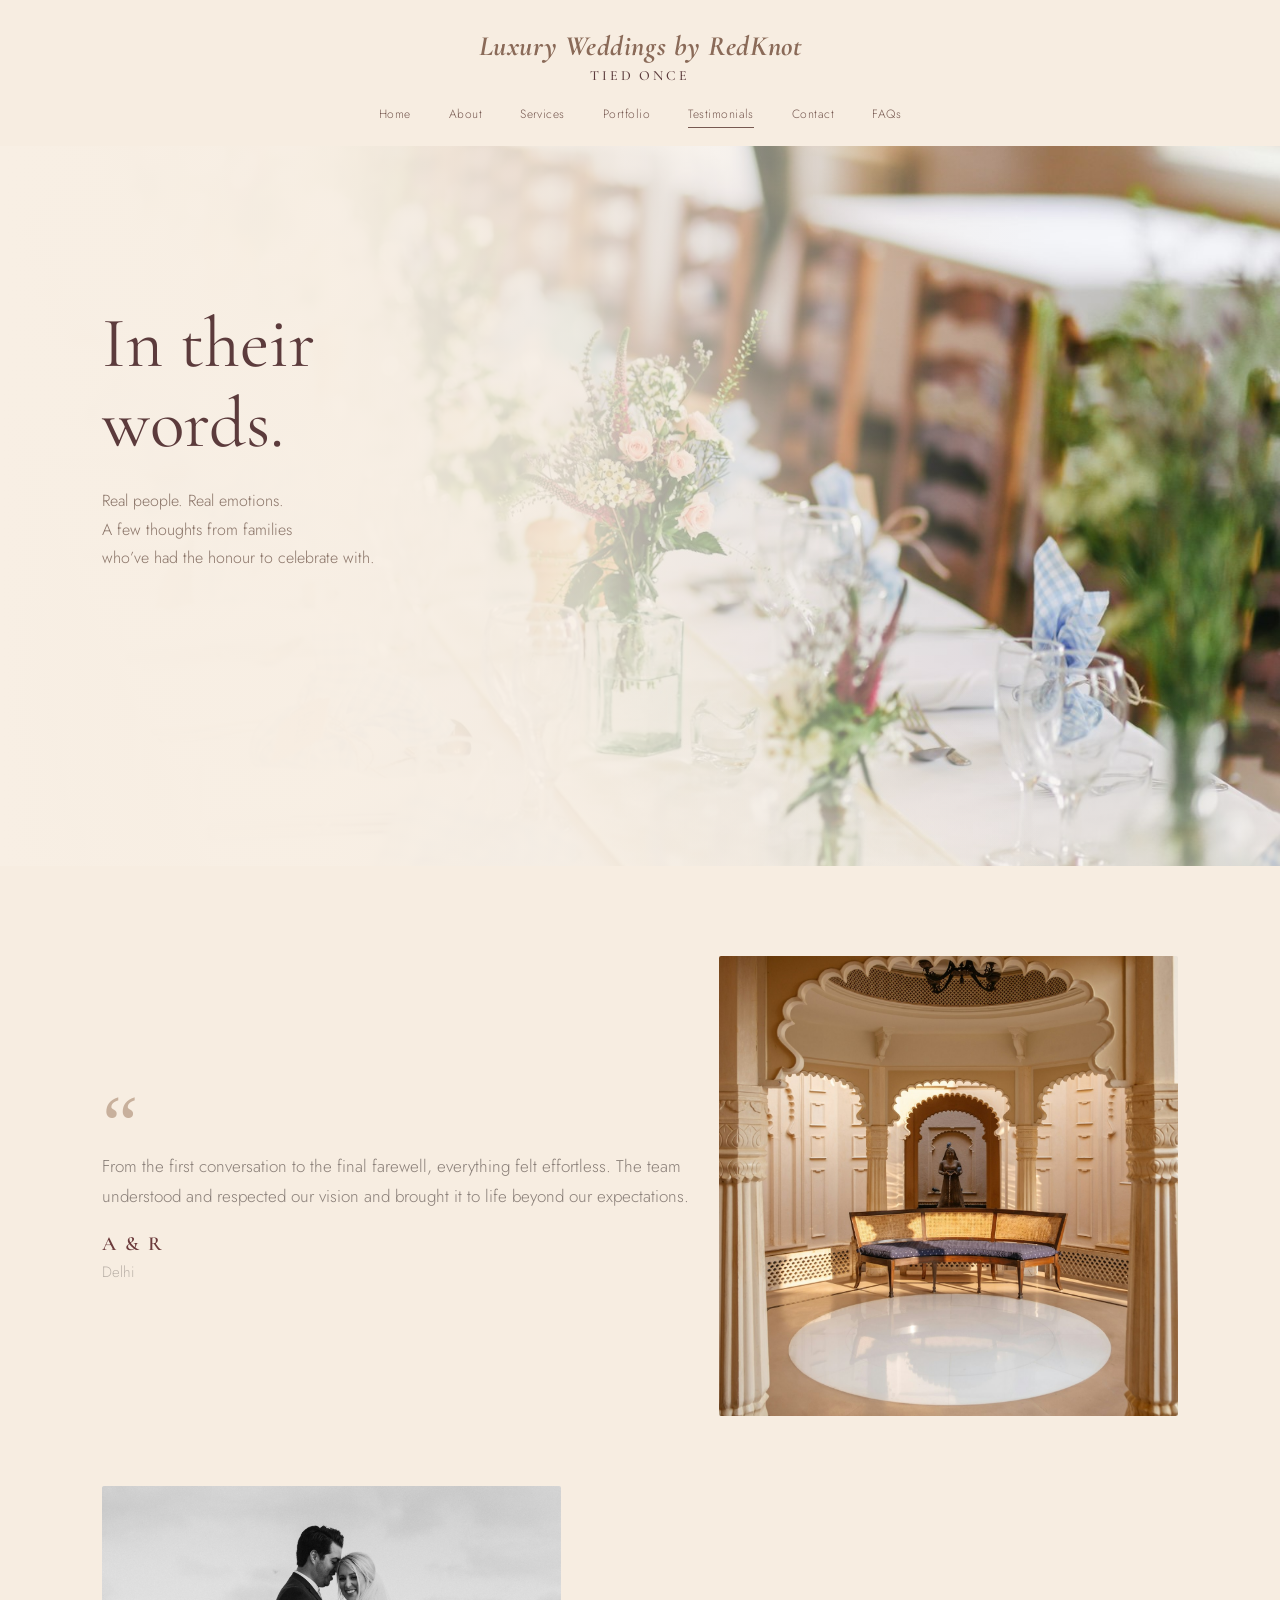
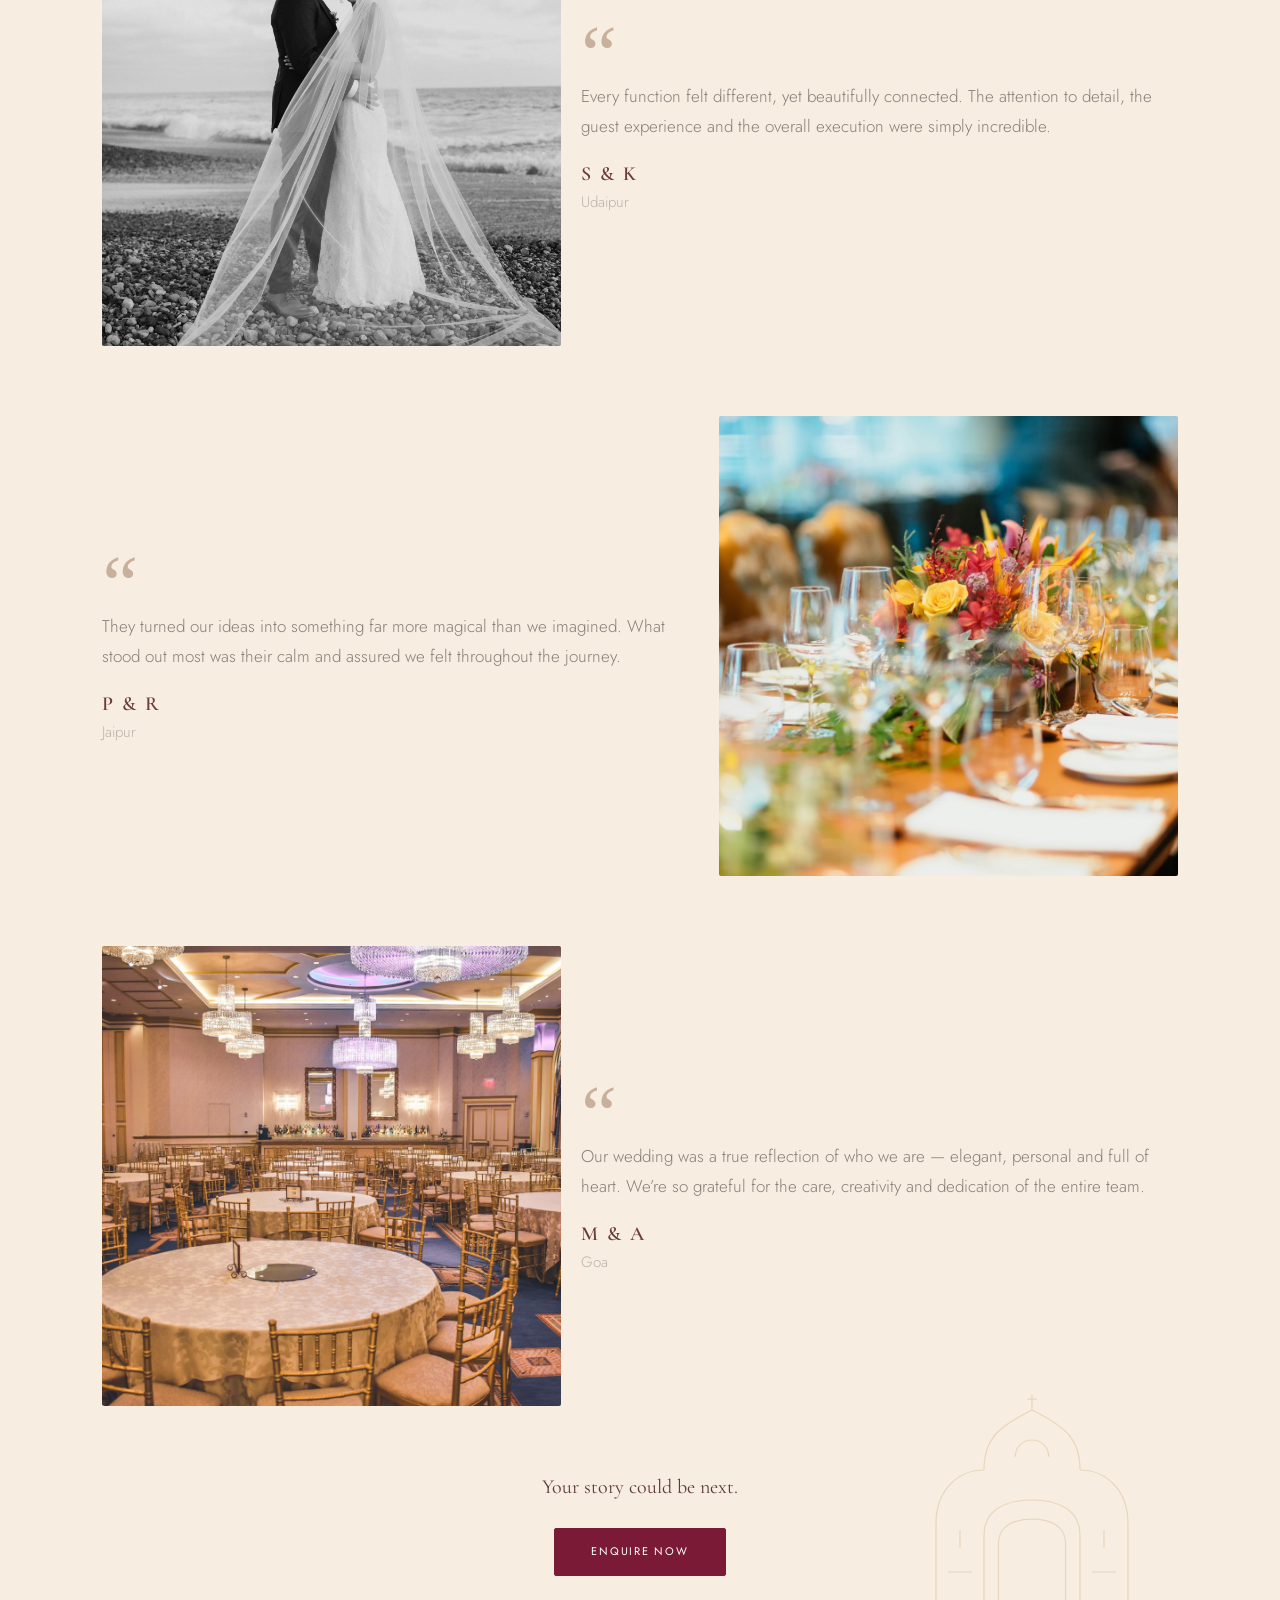
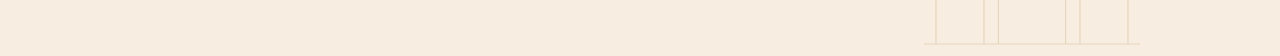
<file: site/testimonials.html>
<!DOCTYPE html>
<html lang="en">
<head>
<meta charset="utf-8">
<meta name="viewport" content="width=device-width, initial-scale=1">
<title>Testimonials | Tied Once by RedKnot</title>
<link rel="preconnect" href="https://fonts.googleapis.com">
<link rel="preconnect" href="https://fonts.gstatic.com" crossorigin>
<link href="https://fonts.googleapis.com/css2?family=Cormorant+Garamond:ital,wght@0,300;0,400;0,500;1,300;1,400&family=Jost:wght@300;400;500&display=swap" rel="stylesheet">
<link rel="stylesheet" href="css/style.css">
</head>
<body class="page-testimonials">
<header class="site-header">
  <a class="logo" href="index.html"><span class="logo-s">Luxury Weddings by RedKnot</span><span class="logo-t">TIED ONCE</span></a>
  <nav class="nav"><a href="index.html">Home</a><a href="about.html">About</a><a href="services.html">Services</a><a href="portfolio.html">Portfolio</a><a href="testimonials.html" class="active">Testimonials</a><a href="contact.html">Contact</a><a href="faqs.html">FAQs</a></nav>
</header>
<main>

<section class="t-intro"><svg class="bird" viewBox="0 0 40 20" fill="none" stroke="currentColor" stroke-width="1"><path d="M2 12c8-10 14-8 18 0 4-8 10-10 18 0"/></svg>
  <div class="reveal"><h1>In their<br>words.</h1><p>Real people. Real emotions.<br>A few thoughts from families<br>who’ve had the honour to celebrate with.</p></div>
  <img class="t-hero reveal" src="assets/img/table.jpg" alt=""><div class="t-fade"></div>
</section>
<section class="t-list">
<article class="tm  reveal"><div class="tm-t"><span class="qm">“</span><p>From the first conversation to the final farewell, everything felt effortless. The team understood and respected our vision and brought it to life beyond our expectations.</p><strong>A & R</strong><em>Delhi</em></div><img class="" src="assets/img/archframe.jpg" alt=""></article>
<article class="tm flip reveal"><div class="tm-t"><span class="qm">“</span><p>Every function felt different, yet beautifully connected. The attention to detail, the guest experience and the overall execution were simply incredible.</p><strong>S & K</strong><em>Udaipur</em></div><img class="bw" src="assets/img/couple.jpg" alt=""></article>
<article class="tm  reveal"><div class="tm-t"><span class="qm">“</span><p>They turned our ideas into something far more magical than we imagined. What stood out most was their calm and assured we felt throughout the journey.</p><strong>P & R</strong><em>Jaipur</em></div><img class="" src="assets/img/flowers.jpg" alt=""></article>
<article class="tm flip reveal"><div class="tm-t"><span class="qm">“</span><p>Our wedding was a true reflection of who we are — elegant, personal and full of heart. We’re so grateful for the care, creativity and dedication of the entire team.</p><strong>M & A</strong><em>Goa</em></div><img class="" src="assets/img/hall.jpg" alt=""></article>
</section>
<section class="cta-block sm"><svg class="sketch sk-cta" viewBox="0 0 200 220" fill="none" stroke="currentColor" stroke-width="1" aria-hidden="true">
<path d="M20 210V110M180 210V110M20 110c0-30 20-45 40-45M180 110c0-30-20-45-40-45M60 65c0-25 10-35 40-50 30 15 40 25 40 50M100 15V2M96 6h8M60 210V120c0-22 18-30 40-30s40 8 40 30v90M72 210V126c0-14 12-20 28-20s28 6 28 20v84M10 210h180M30 150h20M150 150h20M40 130v-15M160 130v-15M100 40c-8 0-14 6-14 14M100 40c8 0 14 6 14 14"/></svg><h2 class="reveal">Your story could be next.</h2><a class="btn " href="contact.html">ENQUIRE NOW</a></section>
</main>
<script src="js/main.js"></script>
</body>
</html>
</file>
<file: site/css/style.css>
﻿:root{
  --maroon:#6b1228;--maroon-d:#3a0a14;--cream:#faf3ea;--cream2:#f4e8da;--gold:#b08d57;--ink:#2b1a1c;--white:#fff;
  --serif:'Cormorant Garamond',Georgia,serif;--sans:'Jost',Helvetica,Arial,sans-serif;
}
*{box-sizing:border-box;margin:0;padding:0}
html{scroll-behavior:smooth;overflow-x:hidden}
body{background:var(--cream);color:var(--ink);font-family:var(--sans);font-weight:300;line-height:1.6;-webkit-font-smoothing:antialiased;overflow-x:hidden}
img{display:block;max-width:100%}
a{color:inherit;text-decoration:none}
h1,h2,h3,h4{font-family:var(--serif);font-weight:400;line-height:1.12}
.bg{position:absolute;inset:0;width:100%;height:100%;object-fit:cover}
.shade{position:absolute;inset:0;background:linear-gradient(180deg,rgba(20,5,8,.15) 0%,rgba(20,5,8,.25) 45%,rgba(30,8,10,.85) 100%)}
.shade.maroon{background:linear-gradient(180deg,rgba(75,0,11,.55),rgba(75,0,11,.8))}
.shade.light{background:linear-gradient(180deg,rgba(250,243,234,.85) 0%,rgba(250,243,234,.5) 45%,rgba(250,243,234,.9) 100%)}
.fade{position:absolute;inset:0;background:linear-gradient(180deg,var(--cream) 0%,rgba(250,243,234,0) 28%,rgba(250,243,234,0) 100%)}
.fade.b{background:linear-gradient(0deg,var(--cream) 0%,rgba(250,243,234,0) 30%)}

/* header */
.site-header{position:relative;z-index:10;text-align:center;padding:18px 16px 10px;background:var(--cream)}
.site-header.on-hero{position:absolute;left:0;right:0;top:0;background:none;color:#fff}
.logo{display:inline-flex;flex-direction:column;align-items:center}
.logo-t{font-family:var(--serif);font-size:20px;letter-spacing:.14em;line-height:1.1}
.logo-s{font-family:var(--serif);font-style:italic;font-size:11px;letter-spacing:.04em;opacity:.8}
.nav{display:flex;justify-content:center;flex-wrap:wrap;gap:6px 14px;margin-top:12px;font-size:9px;letter-spacing:.04em}
.nav a{padding:3px 0;border-bottom:1px solid transparent;transition:border-color .3s,opacity .3s;opacity:.85}
.nav a:hover,.nav a.active{border-color:currentColor;opacity:1}

/* buttons */
.btn{display:inline-block;background:var(--maroon);color:#fff;font-family:var(--sans);font-weight:400;font-size:10px;letter-spacing:.16em;padding:13px 26px;border:1px solid var(--maroon);cursor:pointer;transition:background .3s,color .3s}
.btn:hover{background:var(--maroon-d);border-color:var(--maroon-d)}
.btn.light{background:var(--cream);color:var(--maroon);border-color:var(--cream)}
.btn.light:hover{background:#fff}
.btn.wide{width:100%;padding:16px}

/* reveal */
.reveal{opacity:0;transform:translateY(26px);transition:opacity .9s ease,transform .9s ease}
.reveal.in{opacity:1;transform:none}

/* hero */
.hero{position:relative;min-height:440px;color:#fff;overflow:hidden;display:flex;align-items:flex-end}
.hero-in{position:relative;z-index:2;padding:40px 24px 44px;width:100%}
.hero h1{font-size:clamp(34px,9vw,54px)}
.hero p{font-size:12px;margin-top:14px;max-width:340px;line-height:1.7}
.hero .rule,.rule{display:block;width:26px;height:1px;background:currentColor;margin:18px 0}
.hero-home{min-height:100svh;min-height:560px}
.hero-home h1{font-size:clamp(38px,10.5vw,64px);line-height:1.1}
.kicker{font-family:var(--sans);font-weight:400;letter-spacing:.2em;font-size:11px!important;margin-top:20px!important}
.kicker.sm{font-size:9px!important;margin-top:4px!important}
.hero .sub,.hero p.sub{font-size:10px}
.btns{display:flex;gap:10px;margin-top:22px;flex-wrap:wrap}
.hero-about{min-height:540px}
.hero-about blockquote{font-family:var(--serif);font-style:italic;font-size:17px;line-height:1.35;max-width:300px}
.hero-services,.hero-services *{color:var(--ink)}
.hero-services{min-height:420px;align-items:flex-start}
.hero-services .hero-in{padding-top:30px}
.hero-services p{font-size:10px;max-width:290px}
.hero-port{min-height:480px}
.hero-port .hero-in{padding-bottom:28px}
.hero-contact{min-height:420px;align-items:center;text-align:center}
.hero-contact p{margin-left:auto;margin-right:auto}
.hero-faq{min-height:400px;align-items:flex-end;color:var(--ink)}
.hero-faq .hero-in{padding-bottom:24px}

/* home */
.intro{padding:34px 24px 0}
.intro h2{font-size:clamp(24px,6.6vw,42px)}
.intro p{font-size:10px;margin:12px 0 22px;max-width:300px}
.intro-img img{width:100%;height:230px;object-fit:cover}
.pillars{background:var(--maroon-d);color:#e9d9c3;display:grid;grid-template-columns:repeat(4,1fr);gap:6px;padding:24px 14px;text-align:center;margin-top:-1px}
.pillars div{display:flex;flex-direction:column;align-items:center;gap:8px}
.pillars svg{width:26px;height:26px;color:var(--gold)}
.pillars span{font-size:7px;letter-spacing:.1em;font-weight:400}
.film{position:relative;min-height:300px;display:flex;align-items:center;justify-content:center;text-align:center;color:#fff;overflow:hidden}
.film-in{position:relative;z-index:2;padding:40px 20px}
.film h2{font-size:clamp(28px,7vw,40px)}
.play{display:block;margin:16px auto 8px;width:34px;height:34px;border-radius:50%;border:1px solid #fff;background:none;color:#fff;cursor:pointer;transition:background .3s}
.play:hover{background:rgba(255,255,255,.2)}
.play svg{width:20px;height:20px}
.film-l{font-size:8px;letter-spacing:.16em}
.closer{position:relative;min-height:240px;display:flex;align-items:flex-end;color:#fff;overflow:hidden}
.closer h2{position:relative;z-index:2;padding:30px 22px;font-size:clamp(26px,6.5vw,38px)}
.closer.bw .bg{filter:grayscale(1)}

/* about */
.story{padding:34px 24px 0}
.eyebrow{font-family:var(--sans);font-weight:400;font-size:9px;letter-spacing:.2em;margin-bottom:14px}
.story-text p{font-size:10px;line-height:1.8;max-width:420px}
.story-imgs{display:grid;grid-template-columns:minmax(0,1fr) minmax(0,1fr);margin:28px -24px 0}
.story-imgs img{width:100%;height:180px;object-fit:cover}
.drives{position:relative;padding:40px 24px 50px}
.drives h2{font-size:18px;text-align:center;margin-bottom:26px}
.drive-list{display:flex;flex-direction:column;gap:26px;max-width:340px;margin:0 auto}
.drive{display:flex;gap:18px;align-items:center}
.drive svg{width:42px;height:42px;color:var(--gold);flex:none}
.drive h4{font-family:var(--sans);font-weight:400;font-size:9px;letter-spacing:.14em}
.drive p{font-size:9px}
.sketch{color:var(--gold);opacity:.7}
.sk-a{position:absolute;right:-10px;top:10px;width:90px;opacity:.35}

/* services */
.svc-list{padding:24px 0 0}
.svc{display:grid;grid-template-columns:minmax(0,1fr) minmax(0,1fr);align-items:center;gap:12px;padding:14px 20px}
.svc.flip .svc-i{order:-1}
.svc .num{font-family:var(--serif);color:var(--maroon);font-size:18px;display:block;margin-bottom:6px}
.svc h3{font-family:var(--sans);font-weight:400;font-size:9px;letter-spacing:.14em;margin-bottom:8px}
.svc p{font-size:9px;line-height:1.7}
.svc-i img{width:100%;height:130px;object-fit:cover}
.sk-svc{width:100%;height:130px;opacity:.55}
.cta-block{position:relative;text-align:center;padding:60px 24px 70px}
.cta-block h2{font-size:18px;margin-bottom:18px;position:relative}
.sk-cta{position:absolute;right:6%;bottom:0;width:110px;opacity:.3}
.cta-block.sm h2{font-size:14px}

/* portfolio */
.chapters{display:flex;flex-direction:column;gap:6px;padding:6px 0 0}
.chapter{position:relative;display:block;height:108px;overflow:hidden;color:#fff}
.chapter img{position:absolute;inset:0;width:100%;height:100%;object-fit:cover;transition:transform 1.2s}
.chapter:hover img{transform:scale(1.06)}
.chapter .shade{background:linear-gradient(90deg,rgba(0,0,0,.55),rgba(0,0,0,.05))}
.ch-t{position:absolute;left:20px;top:50%;transform:translateY(-50%);z-index:2}
.ch-t span{font-size:9px;letter-spacing:.1em;display:block;color:#e8cfa0}
.ch-t h3{font-size:22px}
.arrow{position:absolute;right:16px;bottom:12px;width:24px;height:24px;border:1px solid #fff;border-radius:50%;display:grid;place-items:center}
.arrow svg{width:16px}

/* testimonials */
.t-intro{position:relative;padding:30px 24px 0;display:grid;grid-template-columns:minmax(0,1fr) minmax(0,1fr);gap:10px;align-items:start}
.t-intro h1{font-size:clamp(26px,7vw,36px)}
.t-intro p{font-size:9px;margin-top:14px;line-height:1.8}
.t-hero{width:100%;height:240px;object-fit:cover;border-radius:0 0 0 70px}
.bird{position:absolute;left:40px;bottom:-26px;width:46px;color:var(--gold)}
.t-list{padding:50px 20px 0;display:flex;flex-direction:column;gap:26px}
.tm{display:grid;grid-template-columns:minmax(0,1fr) minmax(0,1fr);gap:12px;align-items:center}
.tm.flip img{order:-1}
.tm img{width:100%;height:170px;object-fit:cover}
.tm img.bw{filter:grayscale(1)}
.qm{font-family:var(--serif);font-size:34px;color:var(--maroon);line-height:.8;display:block}
.tm p{font-size:9px;line-height:1.7;margin:4px 0 10px}
.tm strong{display:block;font-size:8px;letter-spacing:.14em;font-weight:400;color:var(--maroon)}
.tm em{font-size:8px;opacity:.7}

/* contact */
.form-wrap{padding:26px 24px 30px;margin-top:-1px}
.enq{max-width:440px;margin:0 auto;display:flex;flex-direction:column;gap:12px}
.enq input,.enq textarea{width:100%;background:#fdf7ef;border:1px solid #eadfd0;padding:14px 14px;font:300 10px var(--sans);color:var(--ink);outline:none;transition:border-color .3s}
.enq textarea{height:100px;resize:vertical}
.enq input:focus,.enq textarea:focus{border-color:var(--maroon)}
.enq .err{border-color:#b3261e}
.enq .btn{margin-top:6px}
.note{font-size:7px;line-height:1.7;opacity:.7;text-align:left}
.thanks{font-size:11px;color:var(--maroon);text-align:center}
.contact-end{position:relative;min-height:320px;margin-top:20px;display:flex;align-items:center;padding:0 24px;overflow:hidden}
.contact-end h2{position:relative;z-index:2;font-size:clamp(20px,5.5vw,28px);max-width:200px}
.sk-contact{position:absolute;left:10px;top:20px;width:90px;z-index:2}

/* faq */
.faq-list{padding:26px 24px 10px}
.faq{border-bottom:1px solid #e3d6c6}
.faq summary{list-style:none;cursor:pointer;display:flex;justify-content:space-between;align-items:center;gap:16px;padding:16px 0;font-size:10px;font-weight:400}
.faq summary::-webkit-details-marker{display:none}
.faq i{position:relative;width:10px;height:10px;flex:none}
.faq i::before,.faq i::after{content:"";position:absolute;background:var(--ink);transition:transform .3s}
.faq i::before{left:0;right:0;top:4.5px;height:1px}
.faq i::after{top:0;bottom:0;left:4.5px;width:1px}
.faq[open] i::after{transform:scaleY(0)}
.faq p{font-size:10px;line-height:1.8;padding:0 28px 16px 0;opacity:.8}
.faq-end{position:relative;min-height:340px;display:flex;align-items:flex-end;justify-content:center;text-align:center;padding-bottom:30px;overflow:hidden}
.faq-end>.reveal{position:relative;z-index:2}
.faq-end h2{font-size:16px}
.faq-end p{font-size:10px;margin:4px 0 14px}
.faq-end .fade{background:linear-gradient(180deg,var(--cream) 0%,rgba(250,243,234,0) 40%)}

/* ============ desktop ============ */
@media(min-width:900px){
  .site-header{padding:30px 40px 18px}
  .logo-t{font-size:28px}.logo-s{font-size:13px}
  .nav{gap:8px 38px;font-size:12px;margin-top:18px}
  .btn{font-size:11px;padding:16px 38px}
  .hero{min-height:620px}
  .hero-in{padding:80px max(60px,8vw)}
  .hero h1{font-size:clamp(54px,5.4vw,84px)}
  .hero p{font-size:15px;max-width:520px}
  .kicker{font-size:14px!important}
  .kicker.sm{font-size:11px!important}
  .hero-home{min-height:100vh}
  .hero-home .hero-in{padding-bottom:90px}
  .hero-about blockquote{font-size:28px;max-width:560px}
  .hero-services{min-height:560px;align-items:center}
  .hero-services p{font-size:14px;max-width:420px}
  .hero-port{min-height:640px}
  .hero-port .sub{font-size:13px}
  .hero-contact{min-height:560px}
  .hero-faq{min-height:520px}

  .intro{display:grid;grid-template-columns:1fr 1.1fr;gap:70px;align-items:center;padding:100px max(60px,8vw) 80px}
  .intro h2{font-size:clamp(44px,4.4vw,64px)}
  .intro p{font-size:15px;max-width:440px;margin-top:20px}
  .intro-img img{height:480px}
  .pillars{padding:56px 8vw;gap:30px}
  .pillars svg{width:44px;height:44px}
  .pillars span{font-size:12px}
  .film{min-height:560px}
  .film h2{font-size:64px}
  .play{width:64px;height:64px;margin:28px auto 12px}.play svg{width:30px;height:30px}
  .film-l{font-size:12px}
  .closer{min-height:460px}
  .closer h2{font-size:56px;padding:60px 8vw}

  .story{display:grid;grid-template-columns:1fr 1.2fr;gap:70px;align-items:center;padding:100px max(60px,8vw) 20px}
  .eyebrow{font-size:12px}
  .story-text p{font-size:15px;max-width:none}
  .story-imgs{margin:0}
  .story-imgs img{height:480px}
  .drives{padding:90px 8vw 110px}
  .drives h2{font-size:38px;margin-bottom:60px}
  .drive-list{flex-direction:row;max-width:1100px;gap:50px;justify-content:space-between}
  .drive{flex-direction:column;text-align:center;flex:1;gap:18px}
  .drive svg{width:60px;height:60px}
  .drive h4{font-size:13px}.drive p{font-size:15px}
  .sk-a{width:220px;right:6%;opacity:.3}

  .svc-list{padding:70px max(60px,8vw) 0;max-width:1500px;margin:0 auto}
  .svc{gap:70px;padding:40px 0}
  .svc .num{font-size:40px}
  .svc h3{font-size:14px;margin-bottom:14px}
  .svc p{font-size:15px;max-width:380px}
  .svc-i img,.sk-svc{height:380px}
  .cta-block{padding:110px 24px 130px}
  .cta-block h2{font-size:44px;margin-bottom:30px}
  .cta-block.sm h2{font-size:38px}
  .sk-cta{width:240px;right:10%}

  .chapters{display:grid;grid-template-columns:minmax(0,1fr) minmax(0,1fr);gap:10px;padding:10px}
  .chapter{height:420px}
  .chapter:nth-child(1){grid-column:1/-1;height:520px}
  .ch-t{left:40px}.ch-t span{font-size:13px}.ch-t h3{font-size:44px}
  .arrow{width:44px;height:44px;right:30px;bottom:26px}
  .hero-port .hero-in{padding-bottom:60px}

  .t-intro{padding:90px max(60px,8vw) 0;gap:70px;align-items:center}
  .t-intro h1{font-size:72px}
  .t-intro p{font-size:15px;margin-top:24px}
  .t-hero{height:520px;border-radius:0 0 0 200px}
  .bird{width:90px;left:8vw;bottom:-60px}
  .t-list{padding:140px max(60px,8vw) 0;gap:90px;max-width:1500px;margin:0 auto}
  .tm{gap:80px}
  .tm img{height:460px}
  .qm{font-size:80px}
  .tm p{font-size:20px;font-family:var(--serif);line-height:1.5;margin:10px 0 24px}
  .tm strong{font-size:13px}.tm em{font-size:13px}

  .form-wrap{padding:80px 24px 90px}
  .enq{max-width:620px;gap:18px}
  .enq input,.enq textarea{font-size:14px;padding:20px}
  .enq textarea{height:170px}
  .note{font-size:12px}
  .contact-end{min-height:600px;padding:0 10vw}
  .contact-end h2{font-size:56px;max-width:480px}
  .sk-contact{width:200px;left:8vw;top:50px}

  .faq-list{max-width:900px;margin:0 auto;padding:70px 24px 20px}
  .faq summary{font-size:17px;padding:26px 0}
  .faq p{font-size:15px}
  .faq i{width:14px;height:14px}.faq i::before{top:6.5px}.faq i::after{left:6.5px}
  .faq-end{min-height:560px;padding-bottom:70px}
  .faq-end h2{font-size:40px}.faq-end p{font-size:15px;margin:6px 0 24px}
}
@media(prefers-reduced-motion:reduce){.reveal{opacity:1;transform:none;transition:none}}

.svc h3,.tm p,.svc p{overflow-wrap:anywhere}
.sketch{max-width:100%}


/* text-over-image fixes */
.contact-end{align-items:flex-start;padding-top:44px;min-height:420px;color:var(--ink)}
.contact-end .bg{object-position:50% 100%}
.contact-end .fade{background:linear-gradient(180deg,var(--cream) 0%,var(--cream) 30%,rgba(250,243,234,0) 70%)}
.sk-contact{top:auto;bottom:20px;left:10px;color:#fff;opacity:.5}
.hero-faq .fade.b{background:linear-gradient(0deg,var(--cream) 0%,rgba(250,243,234,0) 28%),linear-gradient(90deg,rgba(250,243,234,.92) 0%,rgba(250,243,234,.7) 45%,rgba(250,243,234,0) 80%)}
.faq-end{align-items:flex-start;padding:50px 0 0;min-height:420px}
.faq-end .bg{object-position:50% 100%}
.faq-end .fade{background:linear-gradient(180deg,var(--cream) 0%,var(--cream) 38%,rgba(250,243,234,0) 78%)}
@media(min-width:900px){
  .contact-end{min-height:640px;padding-top:110px}
  .sk-contact{bottom:40px;width:200px}
  .faq-end{min-height:640px;padding-top:110px}
}

@media(min-width:900px){
  .contact-end .fade{background:linear-gradient(180deg,var(--cream) 0%,var(--cream) 48%,rgba(250,243,234,0) 80%)}
  .hero .sub,.hero p.sub{font-size:15px;max-width:520px}
  .kicker.sm{margin-top:10px!important}
}

/* ===== v2: exact-design pass (home) ===== */
:root{--cream:#f7ede1;--maroon:#7a1a36;--maroon-d:#4b1520;--gold:#c9a46a}
.btn{border-radius:2px}
.site-header.on-hero{padding-top:14px}
.site-header.on-hero .logo-t{font-size:19px;letter-spacing:.12em}
.site-header.on-hero .nav{font-size:8.5px;gap:6px 17px;margin-top:20px;text-shadow:0 1px 6px rgba(0,0,0,.5)}
.hero-home{height:max(640px,196vw);min-height:0;align-items:flex-end}
.home-shade{background:linear-gradient(180deg,rgba(25,8,8,.4) 0%,rgba(25,8,8,0) 16%,rgba(25,8,8,0) 46%,rgba(38,14,14,.86) 66%,#2a1012 100%)}
.hero-home .hero-in{padding:0 8% 74px}
.hero-home h1{font-size:clamp(38px,12.4vw,58px);line-height:1.1;font-weight:400;color:#f5f1e8}
.hero-home .kicker{font-size:12.5px!important;letter-spacing:.2em;font-weight:300;margin-top:22px!important;max-width:none;line-height:1.7;color:#efe6da}
.hero-home .btns{margin-top:22px;gap:10px;flex-wrap:nowrap}
.hero-home .btn{font-size:9.5px;letter-spacing:.1em;padding:15px 0;text-align:center;flex:1 1 0;white-space:nowrap}
.hero-home .btn:first-child{flex:1.14 1 0}
.orn{position:absolute;left:0;bottom:6px;width:100%;height:34px;color:#b8893f;z-index:2;opacity:.9}

.intro{position:relative;overflow:hidden;background:linear-gradient(180deg,#f7ebdf 0%,#f3e5d7 100%);padding:38px 8% 0;display:block}
.intro-text{position:relative;z-index:2}
.intro h2{font-size:clamp(26px,7.8vw,34px);line-height:1.12;color:#5c3b3c;font-weight:400}
.intro p{font-size:12px;line-height:1.75;color:#8d8178;max-width:270px;margin:16px 0 0}
.bird-lg{position:absolute;right:7%;top:40px;width:104px;z-index:1}
.intro-img{position:relative;margin:-10px -8% 0;height:290px}
.intro-img img{width:100%;height:100%;object-fit:cover;object-position:50% 60%;-webkit-mask-image:linear-gradient(180deg,transparent 0%,#000 42%);mask-image:linear-gradient(180deg,transparent 0%,#000 42%)}
.gazebo{position:absolute;right:5%;top:12%;width:92px}
.pillars{position:relative;z-index:3;background:linear-gradient(180deg,#4a1520,#5d1b2b 60%,#4a1520);color:#ecdcc8;display:grid;grid-template-columns:repeat(4,1fr);gap:4px;padding:40px 8px 44px;margin:-10px 0;clip-path:polygon(0 5%,22% 0,48% 6%,74% 1%,100% 5%,100% 95%,76% 100%,50% 94%,24% 99%,0 95%)}
.pillars svg{width:40px;height:40px;color:#c9a46a}
.pillars span{font-size:9.5px;letter-spacing:.1em;line-height:1.55;font-weight:400}
.film{min-height:430px;align-items:flex-end;padding-top:20px}
.film-shade{background:linear-gradient(180deg,rgba(35,12,8,.28) 0%,rgba(35,12,8,.25) 45%,rgba(30,10,8,.62) 100%)}
.film-in{padding:0 20px 38px}
.film h2{font-size:clamp(28px,8vw,36px);color:#f5ede0;line-height:1.15}
.play{width:46px;height:46px;margin:22px auto 12px;border-width:1.2px}
.film-l{font-size:9.5px;letter-spacing:.18em}

@media(min-width:900px){
  .site-header.on-hero{padding-top:30px}
  .site-header.on-hero .logo-t{font-size:30px}
  .site-header.on-hero .nav{font-size:13px;gap:8px 44px;margin-top:22px}
  .hero-home{height:max(720px,100vh)}
  .hero-home .hero-in{padding:0 max(60px,8vw) 110px}
  .hero-home h1{font-size:clamp(60px,6.4vw,100px)}
  .hero-home .kicker{font-size:17px!important}
  .hero-home .btns{max-width:560px}
  .hero-home .btn{font-size:12px;padding:19px 0}
  .intro{display:grid;grid-template-columns:1fr 1.15fr;gap:0;align-items:center;padding:0 0 0 max(60px,8vw);min-height:640px}
  .intro h2{font-size:clamp(46px,4.6vw,70px)}
  .intro p{font-size:16px;max-width:430px;margin-top:26px}
  .intro-img{margin:0;height:100%;min-height:640px}
  .intro-img img{-webkit-mask-image:linear-gradient(90deg,transparent 0%,#000 40%);mask-image:linear-gradient(90deg,transparent 0%,#000 40%)}
  .bird-lg{width:170px;top:70px;right:46%}
  .gazebo{width:170px;right:6%}
  .pillars{padding:70px 10vw 76px;gap:30px}
  .pillars svg{width:64px;height:64px}
  .pillars span{font-size:14px}
  .film{min-height:680px}
  .film h2{font-size:64px}
  .play{width:70px;height:70px;margin:32px auto 16px}
  .film-l{font-size:13px}
}
.hero-home .bg{object-position:58% 50%}
.arch-frame{position:absolute;inset:0;z-index:1;background:radial-gradient(ellipse 80% 46% at 50% 36%,rgba(0,0,0,0) 58%,rgba(70,28,16,.72) 100%),linear-gradient(90deg,rgba(255,236,214,.55) 0%,rgba(255,236,214,0) 16%,rgba(255,236,214,0) 84%,rgba(255,236,214,.55) 100%)}
.garland{position:absolute;left:0;top:0;width:100%;height:34%;z-index:1;pointer-events:none}
.hero-home .shade{z-index:1}
.hero-home .hero-in,.hero-home .orn{z-index:3}
.site-header.on-hero{z-index:10}
.film .bg{filter:brightness(.72) sepia(.35) saturate(.9)}
.intro-img{margin-left:-9%;margin-right:-9%}


/* ===== v2: about ===== */
.hero-about{min-height:0;height:max(520px,135vw);align-items:center}
.hero-about .shade.maroon{background:linear-gradient(90deg,rgba(92,6,24,.82) 0%,rgba(92,6,24,.55) 48%,rgba(92,6,24,.08) 100%),linear-gradient(180deg,rgba(60,0,12,.2),rgba(60,0,12,.35))}
.hero-about .bg{object-position:50% 30%}
.hero-about .hero-in{padding:0 9%}
.hero-about h1{font-size:clamp(30px,9vw,46px);line-height:1.13;font-weight:400}
.hero-about .rule{margin:26px 0 52px}
.hero-about blockquote{font-size:clamp(15px,4.3vw,20px);line-height:1.45;max-width:260px;font-style:italic}
.story{text-align:center;padding:42px 9% 36px;display:block}
.story .eyebrow{font-family:var(--serif);font-weight:600;font-size:15px;letter-spacing:.1em;color:#8a6656;margin-bottom:18px}
.story-text p{font-size:11.5px;line-height:1.85;color:#8c8279;max-width:300px;margin:0 auto 22px}
.story-text .btn{font-size:9.5px;padding:13px 34px}
.story-imgs{grid-template-columns:1fr 1fr;gap:6px;margin:28px 0 0}
.story-imgs img{height:clamp(170px,52vw,260px)}
.drives{text-align:center;background:linear-gradient(180deg,#f7ede1,#f7ede1);padding:42px 9% 48px}
.drives h2{font-size:21px;color:#5c3b3c;margin-bottom:28px}
.drive-list{max-width:290px;gap:30px}
.drive{text-align:left;gap:22px}
.drive svg{width:46px;height:46px;color:#b98b6a}
.drive h4{font-family:var(--sans);font-weight:400;font-size:10px;letter-spacing:.14em;color:#8a5f4f}
.drive p{font-size:11px;color:#8c8279;line-height:1.5}
.bird-s{position:absolute;width:64px;opacity:.7}
.bird-s.b1{left:8%;top:62px}
.bird-s.b2{right:4%;top:46px;transform:scaleX(-1)}
@media(min-width:900px){
  .hero-about{height:max(680px,80vh)}
  .hero-about .hero-in{padding:0 max(60px,8vw)}
  .hero-about h1{font-size:clamp(56px,5.6vw,88px)}
  .hero-about blockquote{font-size:28px;max-width:520px}
  .story{padding:100px 10% 70px}
  .story .eyebrow{font-size:20px}
  .story-text p{font-size:16px;max-width:760px}
  .story-text .btn{font-size:12px;padding:18px 50px}
  .story-imgs{max-width:1100px;margin:60px auto 0}
  .story-imgs img{height:480px}
  .drives h2{font-size:42px}
  .drive-list{flex-direction:row;max-width:1100px;gap:40px}
  .drive{flex-direction:column;text-align:center}
  .drive h4{font-size:13px}.drive p{font-size:15px}
  .bird-s{width:120px}
}


/* ===== v2: header variants ===== */
.site-header{color:#5c3b3c}
.site-header .logo-t{font-weight:500}
.site-header .logo-s{color:#8a6a58;opacity:1}
.site-header .nav a{color:#6a4a42;opacity:.9}
.site-header.on-hero .logo-s{color:#fff}.site-header.on-hero .nav a{color:#fff}
.site-header.dark{position:absolute;left:0;right:0;top:0;background:none;z-index:10}
.site-header.dark.on-hero .logo-s,.site-header.dark.on-hero .nav a{color:#6a4a42;text-shadow:none}
.site-header.dark .logo-s{color:#8a6a58}
.site-header.dark .nav{text-shadow:none}
.site-header.dark{color:#5c3b3c}

/* ===== services ===== */
.hero-services{height:max(500px,128vw);min-height:0;align-items:flex-start}
.hero-services .hero-in{padding:150px 9% 0}
.hero-services .shade.light{background:linear-gradient(180deg,rgba(247,237,225,.55) 0%,rgba(247,237,225,.7) 45%,rgba(247,237,225,.1) 80%,rgba(247,237,225,0) 100%)}
.hero-services h1{font-size:clamp(30px,8.8vw,46px);color:#6b4b44;font-weight:400}
.hero-services p{font-size:11.5px;line-height:1.75;color:#8a7468;max-width:250px;margin-top:20px}
.svc-list{padding:0}
.svc{padding:0;gap:0;align-items:stretch;min-height:190px;background:#f7ede1}
.svc:nth-child(even){background:#faf3ea}
.svc-t{align-self:center;padding:24px 4% 24px 9%}
.svc.flip .svc-t{padding:24px 4% 24px 9%}
.svc .num{font-family:var(--serif);font-size:26px;color:#c4a98e;font-weight:300;margin-bottom:8px}
.svc h3{font-family:var(--sans);font-weight:500;font-size:11px;letter-spacing:.1em;color:#7a6154;line-height:1.5;margin-bottom:10px}
.svc p{font-size:10.5px;line-height:1.7;color:#9a8d83}
.svc-i{display:flex}
.svc-i img{width:100%;height:100%;min-height:190px;object-fit:cover}
.paper{width:100%;min-height:190px;background:#f6f1ea;display:grid;place-items:center;color:#6a5a50}
.paper .sk-svc{height:150px;width:80%;opacity:.7;color:#6a5a50}
.cta-block h2{font-size:22px;color:#5c3b3c}
.cta-block{background:#f7ede1;padding:70px 9% 80px}
.cta-block .btn{padding:14px 36px}

/* ===== portfolio ===== */
.hero-port{height:max(520px,134vw);min-height:0;flex-direction:column;justify-content:flex-end;align-items:stretch}
.hero-port .hero-in{padding:0 9% 6px;width:auto}
.hero-port h1{font-size:clamp(30px,8.8vw,46px);font-weight:400}
.hero-port .rule{margin:20px 0 12px}
.hero-port .shade{background:linear-gradient(180deg,rgba(25,8,8,.05) 0%,rgba(30,10,8,.2) 40%,rgba(35,12,10,.92) 100%)}
.explore{position:relative;z-index:2;text-align:center;padding:14px 12% 32px;color:#fff}
.explore .kicker.sm{font-size:10.5px!important;letter-spacing:.16em;margin:0 0 10px!important;font-weight:400;max-width:none}
.explore .sub{font-size:10.5px;line-height:1.7;margin:0 auto;max-width:250px;font-style:italic}
.chapters{gap:3px;padding:3px 0 0;background:#e9dccd}
.chapter{height:clamp(190px,52vw,300px)}
.chapter .shade{background:linear-gradient(90deg,rgba(15,5,5,.55) 0%,rgba(15,5,5,.12) 55%,rgba(15,5,5,.05) 100%)}
.ch-t{left:6%;max-width:46%}
.ch-t span{font-family:var(--serif);font-size:16px;font-weight:300;letter-spacing:0;color:#f1e3d0}
.ch-t h3{font-size:clamp(26px,7.4vw,36px);line-height:1.08}
.arrow{right:5%;bottom:14px;width:42px;height:42px;border:1.2px solid rgba(255,255,255,.85);background:rgba(0,0,0,.22)}
.arrow svg{width:20px}
.cta-block.sm h2{font-size:20px;color:#5c3b3c}

/* ===== testimonials ===== */
.t-intro{display:block;position:relative;padding:0;height:max(440px,112vw);overflow:hidden}
.t-intro .t-hero{position:absolute;inset:0;width:100%;height:100%;border-radius:0;object-fit:cover;object-position:60% 50%}
.t-intro::after{content:"";position:absolute;inset:0;background:linear-gradient(90deg,#f8efe4 0%,rgba(248,239,228,.96) 14%,rgba(248,239,228,.62) 42%,rgba(248,239,228,0) 72%),linear-gradient(0deg,rgba(248,239,228,.5),rgba(248,239,228,0) 25%)}
.t-intro>.reveal{position:absolute;z-index:2;left:9%;top:18%;width:55%}
.t-intro h1{font-size:clamp(30px,8.8vw,46px);color:#5c3b3c;font-weight:400}
.t-intro p{font-size:11px;line-height:1.8;color:#8a7468;margin-top:22px}
.bird{position:absolute;z-index:2;left:2%;bottom:34px;width:90px;color:#b98b6a}
.t-list{padding:40px 8% 0;gap:34px}
.tm{grid-template-columns:minmax(0,1.3fr) minmax(0,1fr);gap:20px;align-items:center}
.tm.flip{grid-template-columns:minmax(0,1fr) minmax(0,1.3fr)}
.tm img{height:clamp(180px,52vw,300px);border-radius:2px}
.qm{font-family:Georgia,serif;font-size:44px;color:#c8b09c;line-height:.9;height:30px}
.tm p{font-family:var(--sans);font-size:10.5px;line-height:1.75;color:#8a7f78;margin:8px 0 16px}
.tm strong{font-family:var(--serif);font-weight:600;font-size:15px;letter-spacing:.1em;color:#6c3b3c}
.tm em{font-style:normal;font-size:10.5px;color:#a39a92;display:block}

/* ===== contact ===== */
.hero-contact{height:max(540px,142vw);min-height:0;align-items:flex-end;text-align:center;clip-path:polygon(0 0,100% 0,100% 95%,78% 98%,52% 96%,26% 99%,0 96%)}
.hero-contact .shade{background:linear-gradient(180deg,rgba(0,0,0,0) 35%,rgba(60,8,20,.55) 70%,rgba(60,8,20,.95) 100%)}
.hero-contact .hero-in{padding:0 8% 64px}
.hero-contact h1{font-size:clamp(30px,8.8vw,46px);font-weight:400;color:#f5ede0}
.hero-contact p{font-size:12px;margin:14px auto 0;max-width:260px;line-height:1.7;color:#f1e5d8}
.form-wrap{padding:30px 9% 30px;margin-top:-10px}
.enq{max-width:520px;gap:14px}
.enq input,.enq textarea{background:#fbf5ee;border:1px solid #eee3d6;border-radius:3px;box-shadow:0 1px 4px rgba(120,80,50,.07);padding:16px 14px;font:400 11px var(--sans);color:#7d7068}
.enq input::placeholder,.enq textarea::placeholder{color:#8f8379}
.enq textarea{height:118px}
.enq .btn{border-radius:2px;padding:15px;font-size:10px}
.note{font-size:10px;line-height:1.7;color:#9a8d83;padding:0 3%;margin-top:10px}
.contact-end{display:block;position:relative;min-height:0;height:max(500px,128vw);margin:0;padding:0;background:linear-gradient(180deg,#f7ede1 0%,#f4e2d4 80%,#f0d9cb 100%);overflow:hidden;color:#5c3b3c}
.contact-end .sketch{position:absolute;color:#a8825f;opacity:.6}
.contact-end .sk-c1{left:-6px;top:50px;width:88px}
.contact-end .sk-c2{right:-8px;top:34px;width:120px}
.contact-end h2{position:absolute;left:12%;top:46%;font-size:clamp(20px,6vw,28px);line-height:1.2;max-width:none;color:#5c3b3c;z-index:3}
.contact-end>.rule{position:absolute;left:12%;top:calc(46% + 120px);width:26px;background:#a8825f;z-index:3}
.ce-img{position:absolute;left:0;right:0;bottom:0;height:34%}
.ce-img img{width:100%;height:100%;object-fit:cover}
.ce-img .fade{background:linear-gradient(180deg,#f2dccd 0%,rgba(242,220,205,0) 55%)}

/* ===== faq ===== */
.faq-hero{position:relative}
.faq-img{position:relative;height:max(400px,102vw);overflow:hidden}
.faq-img img{width:100%;height:100%;object-fit:cover}
.faq-img .fade.b{background:linear-gradient(0deg,#f7ede1 0%,rgba(247,237,225,.7) 10%,rgba(247,237,225,0) 28%)}
.faq-head{padding:0 9%;margin-top:-18px;position:relative;z-index:2}
.faq-head h1{font-size:clamp(30px,8.8vw,46px);color:#5c3b3c;font-weight:400}
.faq-head p{font-size:12px;line-height:1.75;color:#8a7468;max-width:300px;margin-top:16px}
.faq-list{padding:26px 9% 10px}
.faq{border-bottom:1px solid #eadfd2}
.faq summary{font-size:12.5px;font-weight:400;color:#5c3b3c;padding:20px 0}
.faq i::before,.faq i::after{background:#9a8d83}
.faq p{font-size:11.5px;color:#8a7468}
.faq-end{display:block;position:relative;min-height:0;padding:0}
.faq-end .sk-f1{position:absolute;left:0;top:10px;width:110px;opacity:.55;z-index:2}
.fe-img{position:relative;height:clamp(300px,80vw,420px);margin-top:20px;overflow:hidden}
.fe-img img{width:100%;height:100%;object-fit:cover;object-position:50% 30%}
.fe-img .fade{background:linear-gradient(180deg,#f7ede1 0%,rgba(247,237,225,0) 28%,rgba(247,237,225,0) 72%,#f7ede1 100%)}
.fe-t{text-align:center;padding:6px 9% 56px}
.fe-t h2{font-size:22px;color:#5c3b3c}
.fe-t p{font-size:12px;margin:6px 0 18px;color:#8a7468}

/* ===== desktop (v2 pages) ===== */
@media(min-width:900px){
  .site-header.dark .logo-t{font-size:30px}
  .hero-services{height:max(640px,86vh)}
  .hero-services .hero-in{padding:230px max(60px,8vw) 0}
  .hero-services h1,.hero-port h1,.t-intro h1,.hero-contact h1,.faq-head h1{font-size:clamp(54px,5.6vw,88px)}
  .hero-services p{font-size:16px;max-width:460px}
  .svc{min-height:420px}
  .svc-t{padding:40px 6% 40px max(60px,8vw)}
  .svc.flip .svc-t{padding:40px max(60px,8vw) 40px 6%}
  .svc .num{font-size:50px}.svc h3{font-size:15px}.svc p{font-size:16px;max-width:420px}
  .svc-i img,.paper{min-height:420px}
  .cta-block h2{font-size:46px}
  .hero-port{height:max(680px,90vh)}
  .hero-port .hero-in,.explore{padding-left:max(60px,8vw);padding-right:max(60px,8vw)}
  .explore{text-align:left;padding-bottom:50px}.explore .sub{margin:0;max-width:520px;font-size:15px}.explore .kicker.sm{font-size:13px!important}
  .chapters{grid-template-columns:1fr 1fr;gap:3px}
  .chapter,.chapter:nth-child(1){height:460px}.chapter:nth-child(1){grid-column:1/-1;height:560px}
  .ch-t{left:40px}.ch-t span{font-size:22px}.ch-t h3{font-size:50px}
  .t-intro{height:max(620px,80vh)}.t-intro>.reveal{top:22%;left:max(60px,8vw)}.t-intro p{font-size:16px}
  .t-list{padding:90px max(60px,8vw) 0;gap:70px;max-width:1400px}
  .tm img{height:460px}.tm p{font-size:17px;font-family:var(--sans)}.tm strong{font-size:20px}.tm em{font-size:15px}.qm{font-size:80px;height:56px}
  .hero-contact{height:max(680px,92vh)}.hero-contact p{font-size:18px;max-width:420px}
  .form-wrap{padding:70px 24px}.enq{max-width:640px}.enq input,.enq textarea{font-size:15px;padding:22px 20px}.enq textarea{height:180px}.note{font-size:13px}
  .contact-end{height:max(700px,90vh)}
  .contact-end h2{font-size:56px;left:12%}.contact-end>.rule{top:calc(46% + 220px)}
  .contact-end .sk-c1{width:200px;left:6%}.contact-end .sk-c2{width:280px;right:6%}
  .ce-img{height:40%}
  .faq-img{height:max(560px,70vh)}
  .faq-head{padding:0 max(60px,8vw)}.faq-head p{font-size:17px;max-width:520px}
  .faq-list{max-width:900px;margin:0 auto;padding:60px 24px 20px}.faq summary{font-size:17px}.faq p{font-size:15px}
  .fe-img{height:560px}.fe-t h2{font-size:42px}.fe-t p{font-size:16px}
  .faq-end .sk-f1{width:200px}
}


/* fixes */
.t-intro>img.t-hero.reveal{left:0;top:0;width:100%;height:100%;position:absolute;opacity:1;transform:none}
.t-intro>div.reveal{z-index:3}
.svc{height:clamp(190px,52vw,300px);min-height:0;overflow:hidden}
.svc-i,.paper{height:100%}
.svc-i img{height:100%;min-height:0}
.hero-services .shade.light{background:linear-gradient(180deg,rgba(247,237,225,.6) 0%,rgba(247,237,225,.78) 50%,rgba(247,237,225,.25) 80%,rgba(247,237,225,0) 100%)}
.hero-services .bg{object-position:50% 70%}
@media(min-width:900px){.svc{height:420px}}
.t-intro::after{background:linear-gradient(90deg,#f8efe4 0%,rgba(248,239,228,.98) 26%,rgba(248,239,228,.82) 46%,rgba(248,239,228,0) 82%),linear-gradient(0deg,rgba(248,239,228,.5),rgba(248,239,228,0) 25%)}
.t-intro .t-hero{object-position:85% 50%}

.t-intro::after{display:none}
.t-fade{position:absolute;inset:0;z-index:2;background:linear-gradient(90deg,#f8efe4 0%,rgba(248,239,228,.98) 26%,rgba(248,239,228,.82) 46%,rgba(248,239,228,0) 82%),linear-gradient(0deg,rgba(248,239,228,.5),rgba(248,239,228,0) 25%)}
.g-d{display:none}
@media(min-width:900px){.g-m{display:none}.g-d{display:block}.garland{height:30%}}

/* band: velvet look */
.pillars{background:radial-gradient(ellipse 70% 45% at 22% 8%,rgba(28,4,10,.55),rgba(28,4,10,0) 70%),radial-gradient(ellipse 50% 30% at 70% 14%,rgba(110,34,52,.35),rgba(110,34,52,0) 70%),linear-gradient(180deg,#5b1727 0%,#5e1b2c 55%,#4d1423 100%);clip-path:polygon(0 0,100% 0,100% 95%,88% 97%,70% 95%,50% 98%,30% 96%,12% 98%,0 96%);margin:0 0 -8px;padding:44px 8px 52px;box-shadow:0 6px 14px rgba(20,4,8,.35)}
.pillars svg{width:46px;height:46px;color:#d1a56f}
.pillars span{font-family:var(--serif);font-weight:600;font-size:11px;letter-spacing:.12em;line-height:1.5;color:#dcc7a6}
.pillars div{gap:12px}
@media(min-width:900px){.pillars svg{width:76px;height:76px}.pillars span{font-size:17px}}
.intro-img{margin-left:-8vw;margin-right:-8vw}
@media(min-width:900px){.intro-img{margin:0}}

/* band: translucent velvet over photo, river-wave edges */
.pillars{
  background:
    radial-gradient(ellipse 70% 40% at 22% 12%,rgba(28,4,10,.45),rgba(28,4,10,0) 70%),
    linear-gradient(180deg,rgba(96,24,42,.8) 0%,rgba(92,22,40,.84) 55%,rgba(80,18,34,.88) 100%),
    url(../assets/img/courtyard.jpg) center/cover no-repeat;
  clip-path:none;box-shadow:none;
  -webkit-mask-image:url("data:image/svg+xml,%3Csvg%20xmlns%3D'http%3A%2F%2Fwww.w3.org%2F2000%2Fsvg'%20viewBox%3D'0%200%20100%20100'%20preserveAspectRatio%3D'none'%3E%3Cpath%20d%3D'M0%2C5%20Q5%2C0%2010%2C5%20T20.00%2C5%20T30.00%2C5%20T40.00%2C5%20T50.00%2C5%20T60.00%2C5%20T70.00%2C5%20T80.00%2C5%20T90.00%2C5%20T100.00%2C5%20L100%2C95%20Q95.00%2C100%2090.00%2C95%20T80.00%2C95%20T70.00%2C95%20T60.00%2C95%20T50.00%2C95%20T40.00%2C95%20T30.00%2C95%20T20.00%2C95%20T10.00%2C95%20T0.00%2C95%20Z'%20fill%3D'%23000'%2F%3E%3C%2Fsvg%3E");mask-image:url("data:image/svg+xml,%3Csvg%20xmlns%3D'http%3A%2F%2Fwww.w3.org%2F2000%2Fsvg'%20viewBox%3D'0%200%20100%20100'%20preserveAspectRatio%3D'none'%3E%3Cpath%20d%3D'M0%2C5%20Q5%2C0%2010%2C5%20T20.00%2C5%20T30.00%2C5%20T40.00%2C5%20T50.00%2C5%20T60.00%2C5%20T70.00%2C5%20T80.00%2C5%20T90.00%2C5%20T100.00%2C5%20L100%2C95%20Q95.00%2C100%2090.00%2C95%20T80.00%2C95%20T70.00%2C95%20T60.00%2C95%20T50.00%2C95%20T40.00%2C95%20T30.00%2C95%20T20.00%2C95%20T10.00%2C95%20T0.00%2C95%20Z'%20fill%3D'%23000'%2F%3E%3C%2Fsvg%3E");
  -webkit-mask-size:100% 100%;mask-size:100% 100%;-webkit-mask-repeat:no-repeat;mask-repeat:no-repeat;
  margin:-14px 0 -14px;padding:58px 8px 64px;
}
@media(min-width:900px){.pillars{margin:-24px 0 -24px;padding:96px 10vw 104px}}
.pillars{margin:-30px 0 -30px;padding:78px 8px 84px}
@media(min-width:900px){.pillars{margin:-50px 0 -50px;padding:140px 10vw 146px}}

/* band: broad gentle curves (final) */
.pillars{-webkit-mask-image:url("data:image/svg+xml,%3Csvg%20xmlns%3D'http%3A%2F%2Fwww.w3.org%2F2000%2Fsvg'%20viewBox%3D'0%200%20100%20100'%20preserveAspectRatio%3D'none'%3E%3Cpath%20d%3D'M0%2C4.5%20C22%2C4.5%2034%2C1.2%2056%2C1.6%20S86%2C3.6%20100%2C2%20L100%2C97.2%20C78%2C99.2%2060%2C99%2044%2C97.6%20S16%2C95.8%200%2C97.4%20Z'%20fill%3D'%23000'%2F%3E%3C%2Fsvg%3E");mask-image:url("data:image/svg+xml,%3Csvg%20xmlns%3D'http%3A%2F%2Fwww.w3.org%2F2000%2Fsvg'%20viewBox%3D'0%200%20100%20100'%20preserveAspectRatio%3D'none'%3E%3Cpath%20d%3D'M0%2C4.5%20C22%2C4.5%2034%2C1.2%2056%2C1.6%20S86%2C3.6%20100%2C2%20L100%2C97.2%20C78%2C99.2%2060%2C99%2044%2C97.6%20S16%2C95.8%200%2C97.4%20Z'%20fill%3D'%23000'%2F%3E%3C%2Fsvg%3E");margin:-12px 0 -12px;padding:56px 8px 62px}
@media(min-width:900px){.pillars{margin:-20px 0 -20px;padding:110px 10vw 116px}}

.pillars{-webkit-mask-image:url("data:image/svg+xml,%3Csvg%20xmlns%3D'http%3A%2F%2Fwww.w3.org%2F2000%2Fsvg'%20viewBox%3D'0%200%20100%20100'%20preserveAspectRatio%3D'none'%3E%3Cpath%20d%3D'M0%2C7%20C22%2C7%2034%2C0.5%2056%2C1%20S86%2C4.5%20100%2C1.5%20L100%2C95.5%20C78%2C100%2060%2C99.5%2044%2C97%20S16%2C94%200%2C96.5%20Z'%20fill%3D'%23000'%2F%3E%3C%2Fsvg%3E");mask-image:url("data:image/svg+xml,%3Csvg%20xmlns%3D'http%3A%2F%2Fwww.w3.org%2F2000%2Fsvg'%20viewBox%3D'0%200%20100%20100'%20preserveAspectRatio%3D'none'%3E%3Cpath%20d%3D'M0%2C7%20C22%2C7%2034%2C0.5%2056%2C1%20S86%2C4.5%20100%2C1.5%20L100%2C95.5%20C78%2C100%2060%2C99.5%2044%2C97%20S16%2C94%200%2C96.5%20Z'%20fill%3D'%23000'%2F%3E%3C%2Fsvg%3E");margin:-22px 0 -22px;padding:66px 8px 72px}
@media(min-width:900px){.pillars{margin:-36px 0 -36px;padding:124px 10vw 130px}}

/* contact hero: smooth curved bottom edge */
.hero-contact{clip-path:none;-webkit-mask-image:url("data:image/svg+xml,%3Csvg%20xmlns%3D'http%3A%2F%2Fwww.w3.org%2F2000%2Fsvg'%20viewBox%3D'0%200%20100%20100'%20preserveAspectRatio%3D'none'%3E%3Cpath%20d%3D'M0%2C0%20L100%2C0%20L100%2C96.5%20C76%2C99.6%2056%2C98.4%2040%2C97.2%20S14%2C95.6%200%2C97.6%20Z'%20fill%3D'%23000'%2F%3E%3C%2Fsvg%3E");mask-image:url("data:image/svg+xml,%3Csvg%20xmlns%3D'http%3A%2F%2Fwww.w3.org%2F2000%2Fsvg'%20viewBox%3D'0%200%20100%20100'%20preserveAspectRatio%3D'none'%3E%3Cpath%20d%3D'M0%2C0%20L100%2C0%20L100%2C96.5%20C76%2C99.6%2056%2C98.4%2040%2C97.2%20S14%2C95.6%200%2C97.6%20Z'%20fill%3D'%23000'%2F%3E%3C%2Fsvg%3E");-webkit-mask-size:100% 100%;mask-size:100% 100%;-webkit-mask-repeat:no-repeat;mask-repeat:no-repeat}
.hero-services .shade.light{background:linear-gradient(180deg,rgba(247,237,225,.7) 0%,rgba(247,237,225,.88) 42%,rgba(247,237,225,.55) 68%,rgba(247,237,225,0) 100%)}
.hero-services p{color:#6f5a50}
.contact-end .sketch{opacity:.85;color:#9c7550}
.contact-end .sk-c1{width:110px;top:40px}
.contact-end .sk-c2{width:150px;top:26px}
.ce-img{height:42%}

/* ===== about: What Drives Us (exact pass) ===== */
.drives{background:#fbf2e6;padding:46px 8% 58px;text-align:center;position:relative;overflow:hidden}
.drives h2{font-size:clamp(22px,6.4vw,28px);color:#5c3b2a;font-weight:400;margin:0 0 36px}
.drive-list{max-width:310px;gap:36px;margin:0 auto}
.drive{gap:26px;align-items:center;text-align:left}
.drive svg{width:50px;height:56px;flex:none;color:#b68a5a}
.drive h4{font-family:var(--sans);font-size:11px;letter-spacing:.12em;font-weight:500;color:#6b4426;line-height:1.4}
.drive p{font-family:var(--sans);font-size:13px;line-height:1.5;color:#6f5f52;font-weight:400;margin-top:6px;max-width:190px}
.drives .bird-s{color:#b68a5a;opacity:.85;position:absolute}
.drives .bird-s.b1{left:5%;top:44px;width:74px;transform:none}
.drives .bird-s.b2{right:-4px;top:6px;width:104px;transform:none}
@media(min-width:900px){
  .drives{padding:96px 8% 110px}
  .drives h2{font-size:44px;margin-bottom:64px}
  .drive-list{max-width:1100px;flex-direction:row;gap:60px;justify-content:center}
  .drive{flex-direction:column;text-align:center;flex:1;gap:22px}
  .drive svg{width:84px;height:94px}
  .drive h4{font-size:14px}
  .drive p{font-size:17px;max-width:240px;margin:8px auto 0}
  .drives .bird-s.b1{width:150px;top:70px;left:8%}
  .drives .bird-s.b2{width:210px;top:20px;right:2%}
}

.drive p{font-size:13.5px;max-width:172px;line-height:1.5}
.drives .bird-s.b2{right:8px;width:96px;top:8px}
.drive svg{stroke-width:1}
@media(min-width:900px){.drive p{font-size:17px;max-width:250px}.drives .bird-s.b2{right:4%}}

/* about drives: real artwork */
.drive img{width:52px;height:auto;flex:none;object-fit:contain}
.drive:nth-child(1) img{width:50px}
.drive:nth-child(2) img{width:56px}
.drive:nth-child(3) img{width:62px}
.drives img.bird-s{position:absolute;height:auto;opacity:1;max-width:none}
.drives img.bird-s.b1{left:6%;top:56px;width:80px}
.drives img.bird-s.b2{right:0;top:4px;width:98px}
.drive h4{color:#6b4426}
@media(min-width:900px){
  .drive img{width:96px!important;margin:0 auto}
  .drives img.bird-s.b1{width:170px;top:80px;left:8%}
  .drives img.bird-s.b2{width:230px;top:18px;right:3%}
}
.drive img{width:auto;max-width:none}
.drive:nth-child(1) img{height:60px}.drive:nth-child(2) img{height:56px}.drive:nth-child(3) img{height:60px}
.drive{display:flex}.drive>img{flex:0 0 auto}
.drive-list{max-width:300px}
.drive>div{flex:1}
@media(max-width:899px){.drive{display:grid;grid-template-columns:70px 1fr;gap:22px}.drive>img{justify-self:center}}
@media(min-width:900px){.drive img{height:96px!important;width:auto!important}}

/* about drives: desktop spacing (mobile untouched) */
@media(min-width:900px){
  .drives{padding:110px 8% 130px}
  .drives h2{font-size:46px;margin-bottom:84px}
  .drive-list{display:grid;grid-template-columns:repeat(3,1fr);max-width:1180px;gap:0 90px;margin:0 auto;align-items:start}
  .drive{display:flex;flex-direction:column;align-items:center;text-align:center;gap:30px;padding:0 10px}
  .drive>img{height:110px!important;width:auto!important;margin:0}
  .drive h4{font-size:15px;letter-spacing:.16em;margin:0 0 14px}
  .drive p{font-size:18px;line-height:1.6;max-width:270px;margin:0 auto}
  .drives img.bird-s.b1{width:190px;top:110px;left:7%}
  .drives img.bird-s.b2{width:250px;top:24px;right:3%}
}

/* drives desktop: more air (mobile untouched) */
@media(min-width:900px){
  .drives{padding:140px 8% 170px}
  .drives h2{font-size:48px;margin-bottom:110px}
  .drive-list{max-width:1200px;gap:0 110px}
  .drive{gap:38px}
  .drive>img{height:130px!important}
  .drive h4{font-size:15px;margin:0 0 18px}
  .drive p{font-size:18px;line-height:1.7;max-width:280px}
  .drives img.bird-s.b1{width:170px;top:90px;left:4%}
  .drives img.bird-s.b2{width:210px;top:0;right:1%}
}

/* home hero: supplied photos */
.hero-home picture{position:absolute;inset:0;display:block}
.hero-home picture .bg{width:100%;height:100%;object-fit:cover;object-position:50% 40%}
.home-shade{background:linear-gradient(180deg,rgba(30,8,6,.45) 0%,rgba(30,8,6,0) 18%,rgba(30,8,6,0) 52%,rgba(40,10,10,.55) 70%,rgba(40,10,12,.9) 100%)}
.hero-home .hero-in{padding-bottom:64px}
@media(min-width:900px){
  .hero-home picture .bg{object-position:50% 45%}
  .home-shade{background:linear-gradient(180deg,rgba(30,8,6,.5) 0%,rgba(30,8,6,0) 20%,rgba(30,8,6,0) 45%,rgba(40,10,10,.6) 72%,rgba(40,10,12,.92) 100%)}
  .hero-home .hero-in{padding-bottom:90px}
}

/* hero legibility */
.hero-home{height:max(700px,214vw)}
.hero-home picture .bg{object-position:50% 0%}
@media(min-width:900px){
  .hero-home{height:max(720px,100vh)}
  .hero-home picture .bg{object-position:50% 45%}
  .home-shade{background:linear-gradient(90deg,rgba(35,8,10,.72) 0%,rgba(35,8,10,.4) 34%,rgba(35,8,10,0) 58%),linear-gradient(180deg,rgba(30,8,6,.45) 0%,rgba(30,8,6,0) 18%,rgba(30,8,6,0) 50%,rgba(40,10,12,.85) 100%)}
}
.hero-about .bg{object-position:12% 30%}
@media(min-width:900px){.hero-about .bg{object-position:50% 25%}}
@media(max-width:899px){.hero-about .bg{object-position:0% 30%}}

/* about hero: move couple to the right */
.hero-about{background:#5a0c1e}
@media(max-width:899px){.hero-about .bg{inset:0 auto 0 15%;width:100%;object-position:50% 30%}}
@media(min-width:900px){.hero-about .bg{inset:0 auto 0 8%;width:92%;object-position:50% 62%}}
.hero-about .bg{-webkit-mask-image:linear-gradient(90deg,transparent 0,#000 30%);mask-image:linear-gradient(90deg,transparent 0,#000 30%)}
.hero-about{background:linear-gradient(90deg,#5a0c1e,#4b000b)}

/* about hero desktop: show heads, tighter type */
@media(min-width:900px){
  .hero-about{height:max(600px,74vh)}
  .hero-about .bg{object-position:50% 6%}
  .hero-about h1{font-size:clamp(44px,4vw,60px);line-height:1.12}
  .hero-about .rule{margin:22px 0 28px}
  .hero-about blockquote{font-size:clamp(17px,1.5vw,22px);max-width:430px;line-height:1.5}
}
@media(min-width:900px){.hero-about{height:max(640px,78vh)}.hero-about .bg{object-position:50% 45%}}

/* services hero: supplied photos, dark text on bright sky */
.hero-services picture{position:absolute;inset:0;display:block}
.hero-services picture .bg{width:100%;height:100%;object-fit:cover;object-position:50% 0%}
.hero-services .shade.light{background:linear-gradient(180deg,rgba(255,248,238,.55) 0%,rgba(255,248,238,.25) 40%,rgba(255,248,238,0) 65%)}
.hero-services h1{color:#4a2b24}
.hero-services p{color:#4f3b33;font-weight:400}
.hero-services .hero-in{padding-top:140px}
.site-header.dark.on-hero .nav a,.site-header.dark.on-hero .logo-s{color:#4a342c}
@media(min-width:900px){
  .hero-services{height:max(660px,88vh)}
  .hero-services picture .bg{object-position:50% 40%}
  .hero-services .shade.light{background:linear-gradient(90deg,rgba(255,248,238,.6) 0%,rgba(255,248,238,.3) 35%,rgba(255,248,238,0) 60%)}
  .hero-services .hero-in{padding-top:200px}
  .hero-services h1{font-size:clamp(46px,4.6vw,70px)}
  .hero-services p{font-size:17px;max-width:470px;line-height:1.7}
}
@media(min-width:900px){
  .hero-services{height:max(700px,92vh)}
  .hero-services picture .bg{object-position:50% 10%}
  .hero-services .hero-in{padding-top:170px}
  .hero-services h1{font-size:clamp(42px,4vw,60px)}
  .hero-services p{font-size:16px;max-width:430px;margin-top:18px}
  .hero-services .shade.light{background:linear-gradient(180deg,rgba(255,248,238,.7) 0%,rgba(255,248,238,.35) 22%,rgba(255,248,238,0) 40%),linear-gradient(90deg,rgba(255,248,238,.55) 0%,rgba(255,248,238,.2) 40%,rgba(255,248,238,0) 60%)}
}
@media(min-width:900px){.hero-services .hero-in{padding-top:150px}.hero-services h1{font-size:clamp(40px,3.6vw,54px)}.hero-services p{max-width:400px;margin-top:14px}}

/* services hero v3 */
@media(max-width:899px){
  .hero-services{height:max(560px,150vw)}
  .hero-services .hero-in{padding-top:118px}
  .hero-services h1{font-size:clamp(28px,8vw,38px)}
  .hero-services p{font-size:12px;line-height:1.65;margin-top:12px;max-width:290px}
  .hero-services picture .bg{object-position:50% 100%}
  .hero-services .shade.light{background:linear-gradient(180deg,rgba(255,248,238,.55) 0%,rgba(255,248,238,.3) 45%,rgba(255,248,238,0) 62%)}
}
@media(min-width:900px){
  .hero-services .shade.light{background:linear-gradient(180deg,rgba(255,248,238,.4) 0%,rgba(255,248,238,.12) 22%,rgba(255,248,238,0) 38%),linear-gradient(90deg,rgba(255,248,238,.3) 0%,rgba(255,248,238,.1) 30%,rgba(255,248,238,0) 45%)}
  .hero-services h1,.hero-services p{text-shadow:0 0 18px rgba(255,248,238,.9),0 0 6px rgba(255,248,238,.7)}
}

/* services rows v3: flexible, never clipped */
.svc{height:auto!important;min-height:0!important;overflow:visible!important;align-items:stretch}
.svc-t{align-self:center;padding:28px 5% 28px 7%}
.svc.flip .svc-t{padding:28px 5% 28px 7%}
.svc-i,.paper{height:auto!important;min-height:0!important;aspect-ratio:1/1;overflow:hidden}
.svc-i img{width:100%;height:100%!important;min-height:0!important;object-fit:cover;object-position:50% 50%}
@media(min-width:900px){
  .svc{min-height:0!important}
  .svc-t{padding:48px 6% 48px max(60px,8vw)}
  .svc.flip .svc-t{padding:48px max(60px,8vw) 48px 6%}
  .svc-i,.paper{aspect-ratio:4/3}
}

/* contact closing: keep text above the photo on mobile */
@media(max-width:899px){
  .contact-end{height:max(520px,135vw)}
  .contact-end h2{top:24%}
  .contact-end>.rule{top:calc(24% + 112px)}
  .ce-img{height:38%}
}
/* home hero desktop type: closer to design */
@media(min-width:900px){
  .hero-home h1{font-size:clamp(46px,4.5vw,70px);line-height:1.12}
  .hero-home .kicker{font-size:14px!important;letter-spacing:.22em;margin-top:22px!important}
  .hero-home .btns{max-width:480px;margin-top:26px}
  .hero-home .btn{font-size:11px;padding:17px 0}
  .hero-home .hero-in{padding-bottom:80px}
}

/* contact closing mobile: between sketches and photo */
@media(max-width:899px){
  .contact-end h2{top:33%}
  .contact-end>.rule{top:calc(33% + 112px)}
  .contact-end .sk-c1{width:92px;top:34px}
  .contact-end .sk-c2{width:120px;top:22px}
}
/* portfolio chapters: new photos framing */
.chapter:nth-child(2) img{object-position:50% 38%}
.chapter:nth-child(5) img{object-position:50% 62%}
.chapter:nth-child(2) .shade,.chapter:nth-child(5) .shade{background:linear-gradient(90deg,rgba(15,5,5,.5) 0%,rgba(15,5,5,.1) 55%,rgba(15,5,5,0) 100%)}
/* pillars: real gold icons */
.pillars img{width:46px;height:46px;object-fit:contain;display:block}
@media(min-width:900px){.pillars img{width:84px;height:84px}}
/* logo: tagline above, TIED ONCE below */
.logo-s{margin-bottom:4px}
/* logo: swap sizes - tagline big & bold, TIED ONCE small */
.site-header .logo-s,.site-header.on-hero .logo-s,.site-header.dark .logo-s{font-size:17px;font-weight:700;letter-spacing:.02em;line-height:1.15;margin-bottom:5px;opacity:1}
.site-header .logo-t,.site-header.on-hero .logo-t,.site-header.dark .logo-t{font-size:11px;font-weight:500;letter-spacing:.2em;line-height:1.1}
@media(min-width:900px){
  .site-header .logo-s,.site-header.on-hero .logo-s,.site-header.dark .logo-s{font-size:28px;margin-bottom:6px}
  .site-header .logo-t,.site-header.on-hero .logo-t,.site-header.dark .logo-t{font-size:14px}
}
</file>
